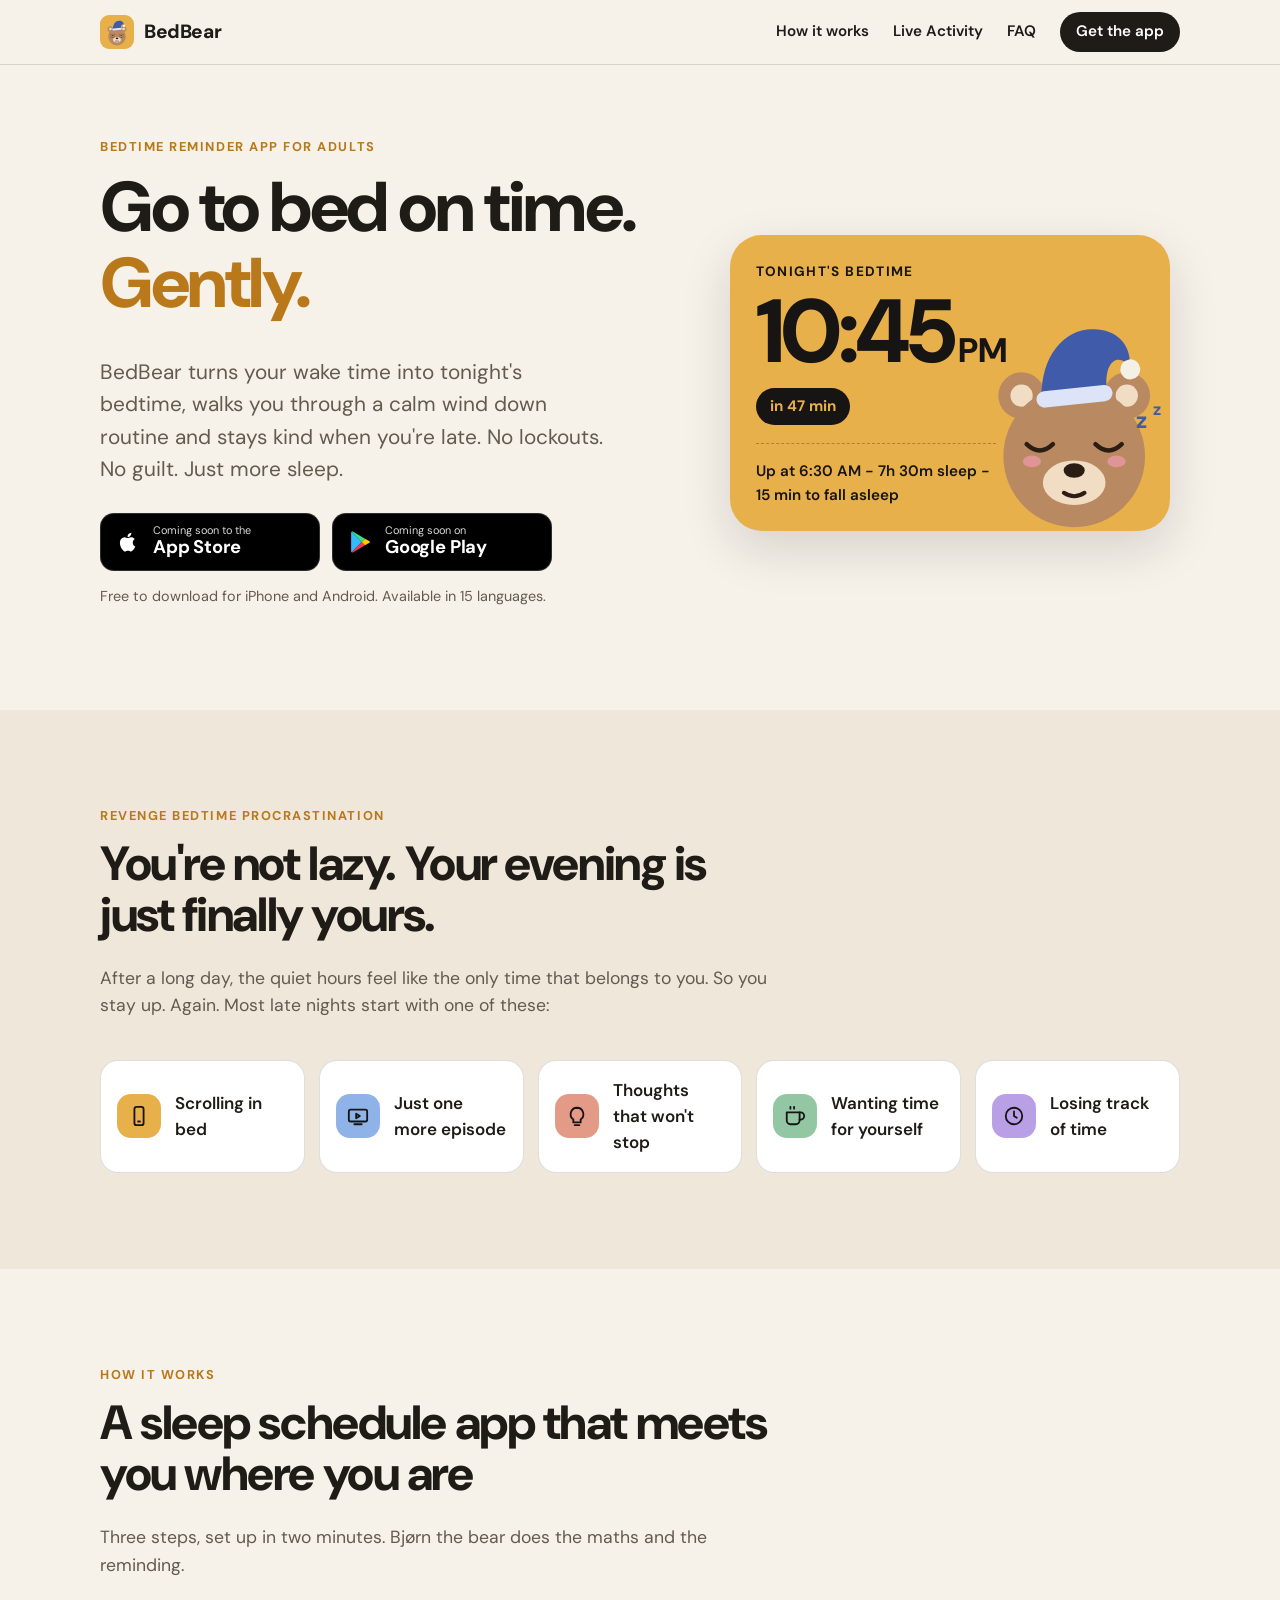
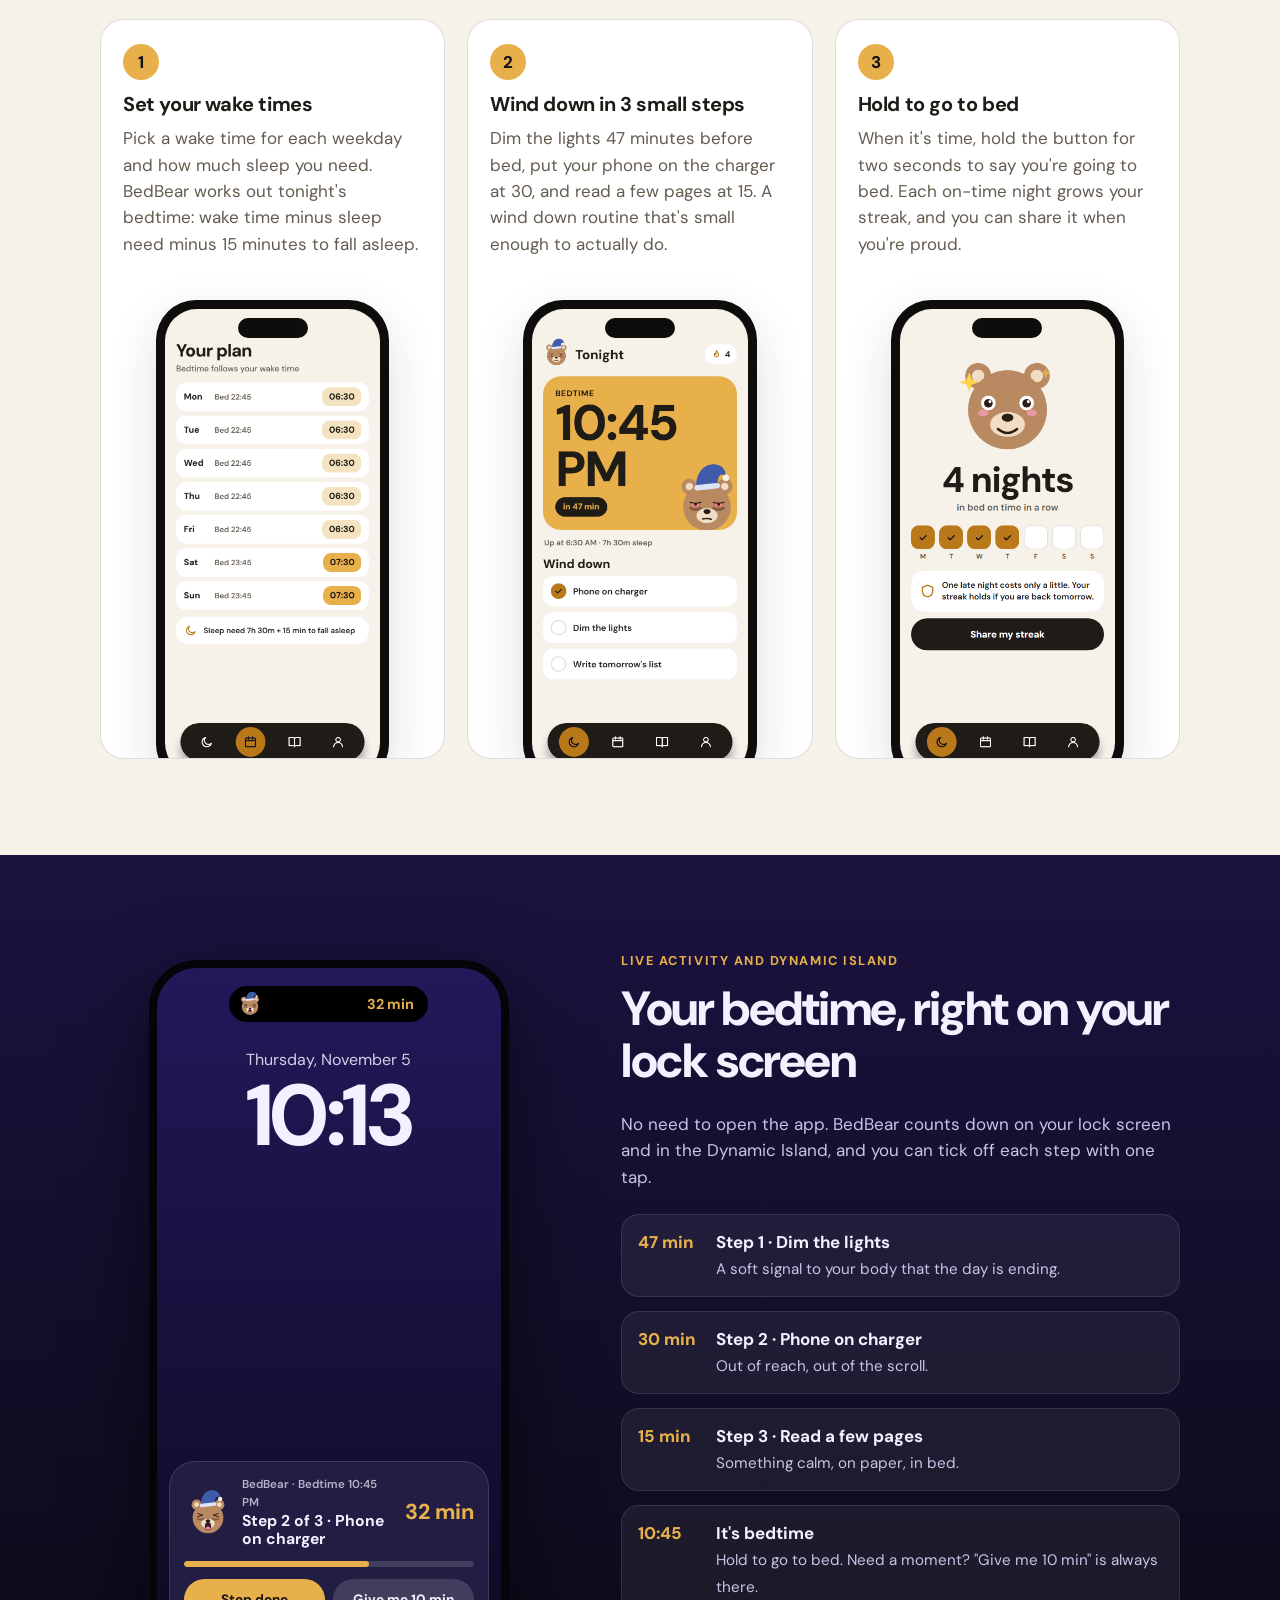
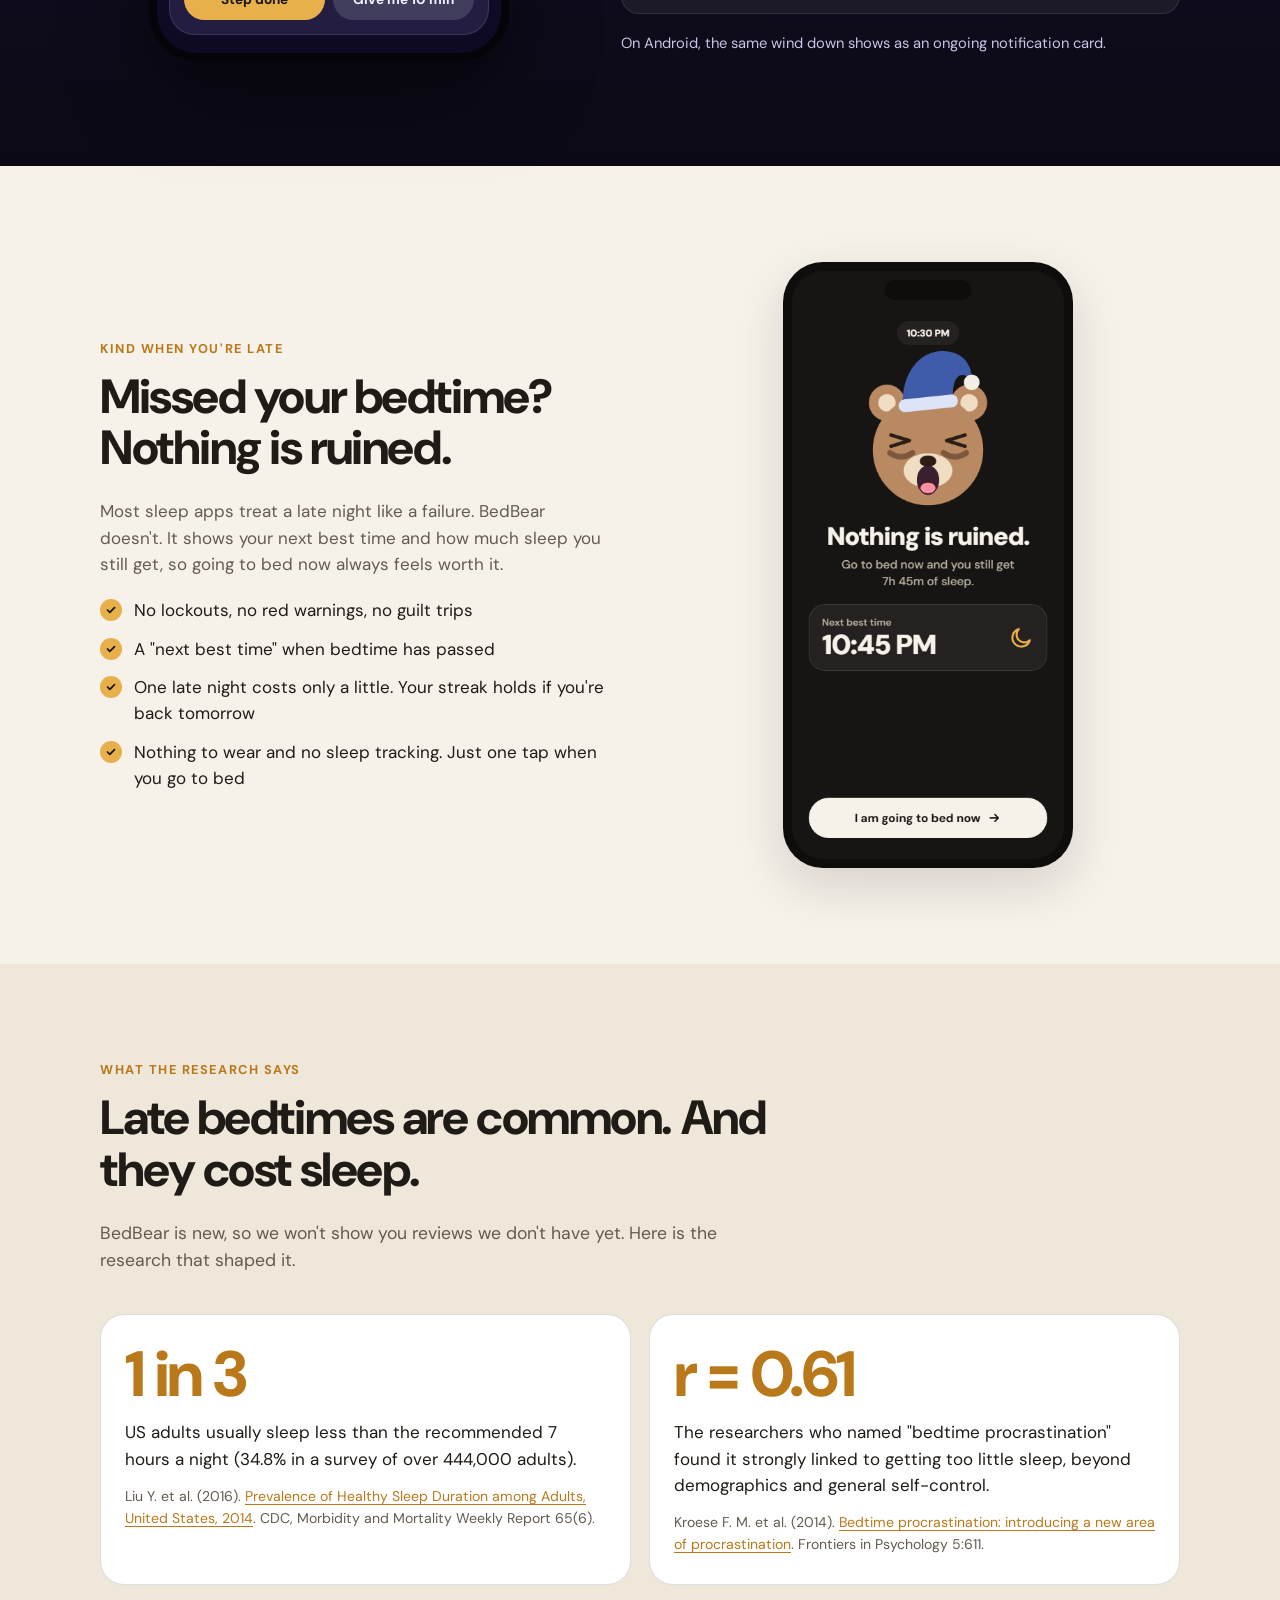
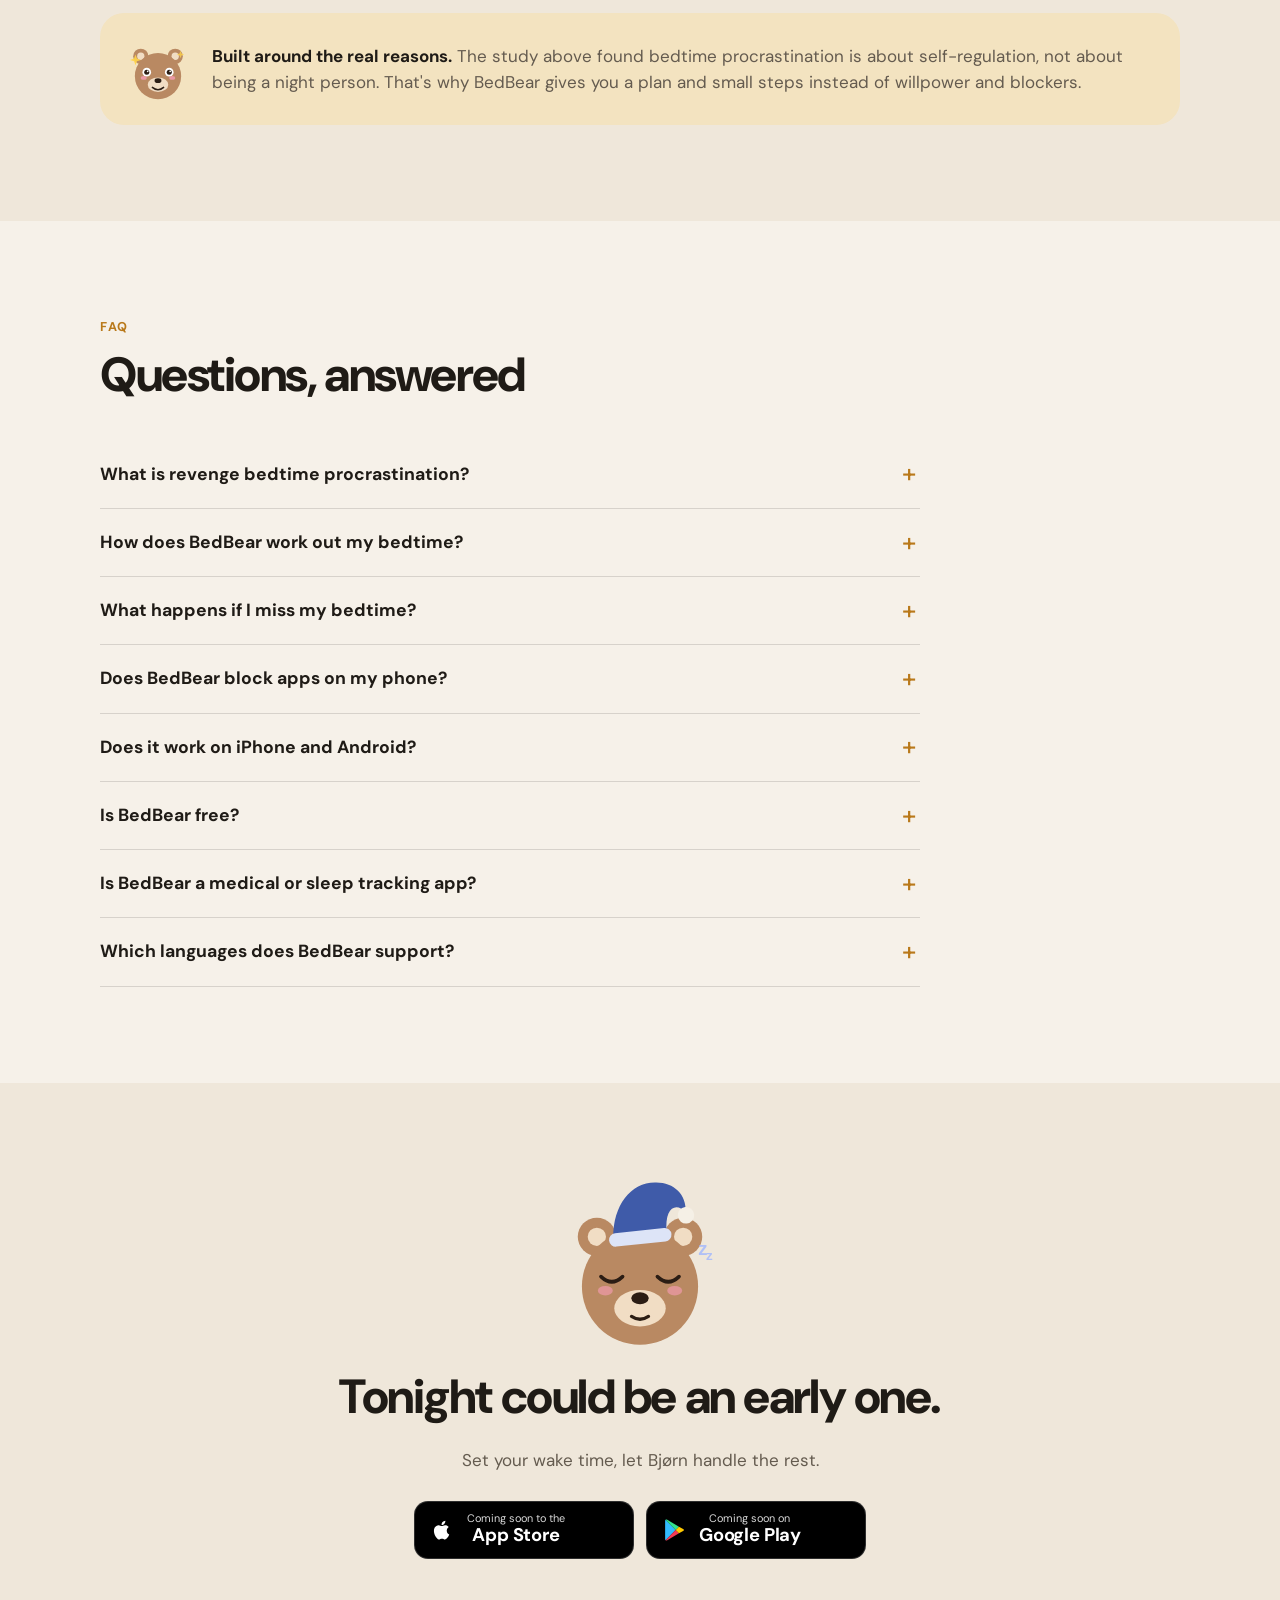
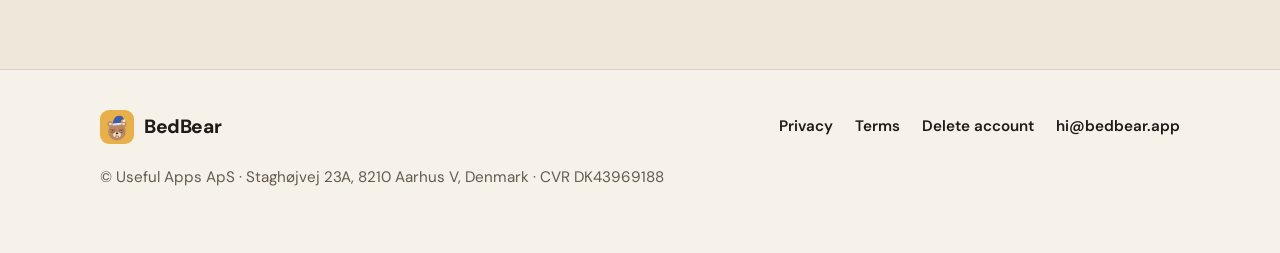
<file: index.html>
<!doctype html>
<html lang="en" class="no-js">
<head>
<meta charset="utf-8">
<meta name="viewport" content="width=device-width, initial-scale=1">
<title>BedBear: Bedtime Reminder App to Go to Bed on Time</title>
<meta name="description" content="BedBear is a gentle bedtime reminder app for adults who stay up too late. Get a bedtime from your wake time, a 3-step wind down routine and a Live Activity on your lock screen. Stop revenge bedtime procrastination.">
<link rel="canonical" href="https://bedbear.app/">
<meta name="theme-color" content="#F6F1E9" media="(prefers-color-scheme: light)">
<meta name="theme-color" content="#171513" media="(prefers-color-scheme: dark)">
<meta name="color-scheme" content="light dark">
<link rel="icon" href="/favicon.svg" type="image/svg+xml">
<link rel="icon" href="/favicon-32.png" sizes="32x32" type="image/png">
<link rel="apple-touch-icon" href="/apple-touch-icon.png">

<meta property="og:type" content="website">
<meta property="og:site_name" content="BedBear">
<meta property="og:url" content="https://bedbear.app/">
<meta property="og:title" content="BedBear: go to bed on time, gently">
<meta property="og:description" content="A kind bedtime app for adults who stay up too late. Your bedtime from your wake time, a 3-step wind down and a Live Activity on your lock screen.">
<meta property="og:image" content="https://bedbear.app/og-image.png">
<meta property="og:image:width" content="1200">
<meta property="og:image:height" content="630">
<meta property="og:image:alt" content="BedBear: tonight's bedtime 10:45 PM with Bjørn the bear in a nightcap">
<meta name="twitter:card" content="summary_large_image">
<meta name="twitter:title" content="BedBear: go to bed on time, gently">
<meta name="twitter:description" content="A kind bedtime app for adults who stay up too late. Stop revenge bedtime procrastination.">
<meta name="twitter:image" content="https://bedbear.app/og-image.png">

<link rel="preconnect" href="https://fonts.googleapis.com">
<link rel="preconnect" href="https://fonts.gstatic.com" crossorigin>
<link href="https://fonts.googleapis.com/css2?family=DM+Sans:opsz,wght@9..40,400;9..40,500;9..40,600;9..40,700;9..40,800&display=swap" rel="stylesheet">
<link rel="stylesheet" href="/assets/site.css">

<script type="application/ld+json">
{
  "@context": "https://schema.org",
  "@type": "MobileApplication",
  "name": "Go To Bed: BedBear",
  "alternateName": "BedBear",
  "url": "https://bedbear.app/",
  "description": "A gentle bedtime reminder app for adults who go to bed too late. BedBear calculates tonight's bedtime from your wake time and sleep need, guides a 3-step wind down routine, shows a Live Activity on the lock screen and tracks on-time streaks.",
  "operatingSystem": "iOS, Android",
  "applicationCategory": "HealthApplication",
  "inLanguage": ["en","da","de","es","fr","it","nl","pt","sv","nb","fi","pl","cs","ro","tr"],
  "image": "https://bedbear.app/assets/img/app-icon-1024.png",
  "offers": {
    "@type": "Offer",
    "price": "0",
    "priceCurrency": "USD",
    "description": "Free to download. BedBear Pro is an optional subscription."
  },
  "publisher": {
    "@type": "Organization",
    "name": "Useful Apps ApS",
    "email": "hi@bedbear.app",
    "vatID": "DK43969188",
    "address": {
      "@type": "PostalAddress",
      "streetAddress": "Staghøjvej 23A",
      "postalCode": "8210",
      "addressLocality": "Aarhus V",
      "addressCountry": "DK"
    }
  }
}
</script>
<script type="application/ld+json">
{
  "@context": "https://schema.org",
  "@type": "FAQPage",
  "mainEntity": [
    {"@type": "Question", "name": "What is revenge bedtime procrastination?", "acceptedAnswer": {"@type": "Answer", "text": "It is staying up later than you meant to, with no outside reason, often to win back some time for yourself after a full day. Researchers call it bedtime procrastination. Scrolling, one more episode, racing thoughts and simply losing track of time are the usual reasons."}},
    {"@type": "Question", "name": "How does BedBear work out my bedtime?", "acceptedAnswer": {"@type": "Answer", "text": "You set your wake time for each weekday and how much sleep you need. BedBear subtracts your sleep need and 15 minutes to fall asleep. Up at 6:30 AM with 7h 30m of sleep need gives a bedtime of 10:45 PM."}},
    {"@type": "Question", "name": "What happens if I miss my bedtime?", "acceptedAnswer": {"@type": "Answer", "text": "Nothing is ruined. BedBear never locks you out or shames you. It shows your next best time and how much sleep you still get. One late night costs only a little, and your streak holds if you are back on time the next night."}},
    {"@type": "Question", "name": "Does BedBear block apps on my phone?", "acceptedAnswer": {"@type": "Answer", "text": "No. Hard limits and app blockers are easy to switch off, and they often feel like punishment. BedBear uses a short wind down routine and timely, gentle nudges instead."}},
    {"@type": "Question", "name": "Does it work on iPhone and Android?", "acceptedAnswer": {"@type": "Answer", "text": "Yes. On iPhone, BedBear shows a Live Activity on the lock screen and in the Dynamic Island on supported models. On Android, the same wind down appears as an ongoing notification card."}},
    {"@type": "Question", "name": "Is BedBear free?", "acceptedAnswer": {"@type": "Answer", "text": "BedBear is free to download. BedBear Pro is an optional monthly or yearly subscription, and the yearly plan starts with a 7-day free trial. Payment is handled by the App Store or Google Play, and you can cancel any time in your store settings."}},
    {"@type": "Question", "name": "Is BedBear a medical or sleep tracking app?", "acceptedAnswer": {"@type": "Answer", "text": "No. BedBear helps you build a habit of going to bed on time. It does not diagnose or treat sleep disorders and is not medical advice. If you have ongoing trouble sleeping, talk to a doctor."}},
    {"@type": "Question", "name": "Which languages does BedBear support?", "acceptedAnswer": {"@type": "Answer", "text": "BedBear is available in 15 languages, with English as the default."}}
  ]
}
</script>
</head>
<body>
<a class="skip" href="#main">Skip to content</a>

<header class="site-header">
  <div class="wrap">
    <a class="brand" href="/" aria-label="BedBear home">
      <img src="/assets/img/app-icon.svg" alt="" width="34" height="34">
      BedBear
    </a>
    <nav class="nav" aria-label="Main">
      <a class="nav-link" href="#how-it-works">How it works</a>
      <a class="nav-link" href="#live-activity">Live Activity</a>
      <a class="nav-link" href="#faq">FAQ</a>
      <a class="btn btn-sm nav-cta" href="#download">Get the app</a>
    </nav>
  </div>
</header>

<main id="main">

  <!-- Hero -->
  <section class="hero" aria-labelledby="hero-title">
    <div class="wrap">
      <div>
        <span class="eyebrow">Bedtime reminder app for adults</span>
        <h1 id="hero-title">Go to bed on time. <span class="hl">Gently.</span></h1>
        <p class="lede">BedBear turns your wake time into tonight's bedtime, walks you through a calm wind down routine and stays kind when you're late. No lockouts. No guilt. Just more sleep.</p>
        <div class="badges" id="download-hero">
          <a class="badge" href="#" aria-disabled="true" aria-label="Download on the App Store, coming soon">
            <svg viewBox="0 0 24 24" fill="currentColor" aria-hidden="true"><path d="M16.37 12.6c-.02-2.2 1.8-3.26 1.88-3.31-1.03-1.5-2.62-1.7-3.18-1.73-1.35-.14-2.64.8-3.33.8-.69 0-1.74-.78-2.86-.76-1.47.02-2.83.86-3.59 2.17-1.53 2.66-.39 6.6 1.1 8.75.73 1.05 1.6 2.24 2.73 2.2 1.1-.05 1.51-.71 2.84-.71 1.32 0 1.7.71 2.86.69 1.18-.02 1.93-1.07 2.65-2.13.84-1.22 1.18-2.4 1.2-2.46-.03-.01-2.3-.88-2.32-3.5zM14.2 6.13c.6-.73 1.01-1.75.9-2.76-.87.04-1.92.58-2.54 1.31-.56.64-1.05 1.68-.92 2.67.97.08 1.96-.49 2.56-1.22z"/></svg>
            <span><small>Coming soon to the</small><strong>App Store</strong></span>
          </a>
          <a class="badge" href="#" aria-disabled="true" aria-label="Get it on Google Play, coming soon">
            <svg viewBox="0 0 24 24" aria-hidden="true"><path d="M4.2 2.6c-.25.26-.4.67-.4 1.2v16.4c0 .53.15.94.4 1.2l9.3-9.4z" fill="#32BBFF"/><path d="M16.6 15.1l-3.1-3.1-9.3 9.4c.35.37.92.41 1.57.05z" fill="#F33A55"/><path d="M16.6 8.9L5.77 2.55c-.65-.37-1.22-.32-1.57.05l9.3 9.4z" fill="#33E28C"/><path d="M20.4 11.05l-3.8-2.15-3.1 3.1 3.1 3.1 3.8-2.15c1.08-.62 1.08-1.28 0-1.9z" fill="#FFC900"/></svg>
            <span><small>Coming soon on</small><strong>Google Play</strong></span>
          </a>
        </div>
        <p class="fineprint">Free to download for iPhone and Android. Available in 15 languages.</p>
      </div>

      <div class="hero-visual">
        <div class="bedtime-card" role="img" aria-label="Example: up at 6:30 AM with 7 hours 30 minutes of sleep need gives a bedtime of 10:45 PM">
          <div class="label">Tonight's bedtime</div>
          <div class="time">10:45<span>PM</span></div>
          <span class="pill">in 47 min</span>
          <p class="calc">Up at 6:30 AM − 7h 30m sleep − 15 min to fall asleep</p>
          <svg class="bear breathe" viewBox="0 0 100 100" aria-hidden="true" style="overflow:visible"><circle cx="24" cy="26" r="11.5" fill="#B98962"/><circle cx="76" cy="26" r="11.5" fill="#B98962"/><circle cx="24" cy="26" r="5.5" fill="#F1DDC4"/><circle cx="76" cy="26" r="5.5" fill="#F1DDC4"/><circle cx="50" cy="56" r="35" fill="#B98962"/><ellipse cx="50" cy="69" rx="15.5" ry="11" fill="#F1DDC4"/><ellipse cx="50" cy="63" rx="5.2" ry="3.6" fill="#2B1D14"/><path d="M26.5 50.0 Q33.0 56.2 39.5 50.0" stroke="#2B1D14" stroke-width="2.2" fill="none" stroke-linecap="round"/><path d="M60.5 50.0 Q67.0 56.2 73.5 50.0" stroke="#2B1D14" stroke-width="2.2" fill="none" stroke-linecap="round"/><ellipse cx="29.1" cy="58.5" rx="4.5" ry="2.9" fill="#FF9FC0" opacity=".55"/><ellipse cx="70.9" cy="58.5" rx="4.5" ry="2.9" fill="#FF9FC0" opacity=".55"/><path d="M44.9 74.0 Q50.0 77.4 55.1 74.0" stroke="#2B1D14" stroke-width="2" fill="none" stroke-linecap="round"/><text class="zz" x="80.6" y="42.2" font-size="11" font-weight="800" fill="#3F5BA9" font-family="DM Sans, sans-serif">z</text><text class="zz" style="animation-delay:1.1s" x="89.1" y="35.7" font-size="8" font-weight="800" fill="#3F5BA9" font-family="DM Sans, sans-serif">z</text><g transform="translate(50 25) rotate(-6) scale(0.9)"><path d="M-18 0 C-16 -22 -2 -36 14 -34 C26 -33 34 -24 32 -12 C26 -20 18 -16 18 0 Z" fill="#3F5BA9"/><rect x="-21" y="-3" width="42" height="9" rx="4.5" fill="#DDE4F7"/><circle cx="32" cy="-10" r="5.5" fill="#F5F0E6"/></g></svg>
        </div>
      </div>
    </div>
  </section>

  <!-- Problem -->
  <section class="alt" aria-labelledby="why-title">
    <div class="wrap">
      <div class="section-head reveal">
        <span class="eyebrow">Revenge bedtime procrastination</span>
        <h2 id="why-title">You're not lazy. Your evening is just finally yours.</h2>
        <p>After a long day, the quiet hours feel like the only time that belongs to you. So you stay up. Again. Most late nights start with one of these:</p>
      </div>
      <div class="reasons reveal">
        <div class="reason"><span class="ico" style="background:#E8B04A"><svg viewBox="0 0 24 24" fill="none" stroke="currentColor" stroke-width="2" stroke-linecap="round" stroke-linejoin="round" aria-hidden="true"><rect x="7" y="2" width="10" height="20" rx="2.5"/><path d="M11 18h2"/></svg></span>Scrolling in bed</div>
        <div class="reason"><span class="ico" style="background:#8FB3E8"><svg viewBox="0 0 24 24" fill="none" stroke="currentColor" stroke-width="2" stroke-linecap="round" stroke-linejoin="round" aria-hidden="true"><rect x="2" y="5" width="20" height="13" rx="2"/><path d="M8 21h8M10 9.5v5l4-2.5z"/></svg></span>Just one more episode</div>
        <div class="reason"><span class="ico" style="background:#E39A86"><svg viewBox="0 0 24 24" fill="none" stroke="currentColor" stroke-width="2" stroke-linecap="round" stroke-linejoin="round" aria-hidden="true"><path d="M12 3a7 7 0 0 0-4 12.7V19h8v-3.3A7 7 0 0 0 12 3z"/><path d="M9.5 22h5"/></svg></span>Thoughts that won't stop</div>
        <div class="reason"><span class="ico" style="background:#93C7A3"><svg viewBox="0 0 24 24" fill="none" stroke="currentColor" stroke-width="2" stroke-linecap="round" stroke-linejoin="round" aria-hidden="true"><path d="M17 8h1a4 4 0 0 1 0 8h-1"/><path d="M3 8h14v9a4 4 0 0 1-4 4H7a4 4 0 0 1-4-4z"/><path d="M7 2v2M11 2v2"/></svg></span>Wanting time for yourself</div>
        <div class="reason"><span class="ico" style="background:#B9A0E6"><svg viewBox="0 0 24 24" fill="none" stroke="currentColor" stroke-width="2" stroke-linecap="round" stroke-linejoin="round" aria-hidden="true"><circle cx="12" cy="12" r="9"/><path d="M12 7v5l3 2"/></svg></span>Losing track of time</div>
      </div>
    </div>
  </section>

  <!-- How it works -->
  <section id="how-it-works" aria-labelledby="how-title">
    <div class="wrap">
      <div class="section-head reveal">
        <span class="eyebrow">How it works</span>
        <h2 id="how-title">A sleep schedule app that meets you where you are</h2>
        <p>Three steps, set up in two minutes. Bjørn the bear does the maths and the reminding.</p>
      </div>
      <div class="steps">
        <article class="step reveal">
          <span class="num">1</span>
          <h3>Set your wake times</h3>
          <p>Pick a wake time for each weekday and how much sleep you need. BedBear works out tonight's bedtime: wake time minus sleep need minus 15 minutes to fall asleep.</p>
          <div class="phone"><img src="/assets/screens/plan.png" alt="BedBear plan screen: a wake time and bedtime for each weekday" width="390" height="844" loading="lazy"></div>
        </article>
        <article class="step reveal">
          <span class="num">2</span>
          <h3>Wind down in 3 small steps</h3>
          <p>Dim the lights 47 minutes before bed, put your phone on the charger at 30, and read a few pages at 15. A wind down routine that's small enough to actually do.</p>
          <div class="phone"><img src="/assets/screens/tonight.png" alt="BedBear Tonight screen: bedtime 10:45 PM and the wind down checklist" width="390" height="844" loading="lazy"></div>
        </article>
        <article class="step reveal">
          <span class="num">3</span>
          <h3>Hold to go to bed</h3>
          <p>When it's time, hold the button for two seconds to say you're going to bed. Each on-time night grows your streak, and you can share it when you're proud.</p>
          <div class="phone"><img src="/assets/screens/streak.png" alt="BedBear streak screen: 4 nights in bed on time in a row" width="390" height="844" loading="lazy"></div>
        </article>
      </div>
    </div>
  </section>

  <!-- Live Activity -->
  <section id="live-activity" class="la" aria-labelledby="la-title">
    <div class="wrap la-grid">
      <div class="lock reveal" role="img" aria-label="iPhone lock screen with the BedBear Live Activity: step 2 of 3, phone on charger, 32 minutes to bedtime">
        <div class="island"><img src="/assets/img/bjorn-yawn.svg" alt=""><span>32 min</span></div>
        <div class="date">Thursday, November 5</div>
        <div class="clock">10:13</div>
        <div class="la-card">
          <div class="row">
            <img src="/assets/img/bjorn-yawn.svg" alt="">
            <div>
              <div class="meta">BedBear · Bedtime 10:45 PM</div>
              <div class="title">Step 2 of 3 · Phone on charger</div>
            </div>
            <div class="mins">32 min</div>
          </div>
          <div class="bar"><i></i></div>
          <div class="btns"><span>Step done</span><span>Give me 10 min</span></div>
        </div>
      </div>
      <div class="reveal">
        <span class="eyebrow">Live Activity and Dynamic Island</span>
        <h2 id="la-title">Your bedtime, right on your lock screen</h2>
        <p class="muted" style="color:#C9C4E6">No need to open the app. BedBear counts down on your lock screen and in the Dynamic Island, and you can tick off each step with one tap.</p>
        <ul class="la-list">
          <li><span class="t">47 min</span><div><strong>Step 1 · Dim the lights</strong><span class="d">A soft signal to your body that the day is ending.</span></div></li>
          <li><span class="t">30 min</span><div><strong>Step 2 · Phone on charger</strong><span class="d">Out of reach, out of the scroll.</span></div></li>
          <li><span class="t">15 min</span><div><strong>Step 3 · Read a few pages</strong><span class="d">Something calm, on paper, in bed.</span></div></li>
          <li><span class="t">10:45</span><div><strong>It's bedtime</strong><span class="d">Hold to go to bed. Need a moment? "Give me 10 min" is always there.</span></div></li>
        </ul>
        <p class="note">On Android, the same wind down shows as an ongoing notification card.</p>
      </div>
    </div>
  </section>

  <!-- Gentle late -->
  <section aria-labelledby="late-title">
    <div class="wrap split rev">
      <div class="reveal">
        <div class="phone"><img src="/assets/screens/gentle-late.png" alt="BedBear gentle late night screen: Nothing is ruined. Next best time 10:45 PM" width="390" height="844" loading="lazy"></div>
      </div>
      <div class="reveal">
        <span class="eyebrow">Kind when you're late</span>
        <h2 id="late-title">Missed your bedtime? Nothing is ruined.</h2>
        <p class="muted">Most sleep apps treat a late night like a failure. BedBear doesn't. It shows your next best time and how much sleep you still get, so going to bed now always feels worth it.</p>
        <ul class="checks">
          <li>No lockouts, no red warnings, no guilt trips</li>
          <li>A "next best time" when bedtime has passed</li>
          <li>One late night costs only a little. Your streak holds if you're back tomorrow</li>
          <li>Nothing to wear and no sleep tracking. Just one tap when you go to bed</li>
        </ul>
      </div>
    </div>
  </section>

  <!-- Proof -->
  <section class="alt" aria-labelledby="proof-title">
    <div class="wrap">
      <div class="section-head reveal">
        <span class="eyebrow">What the research says</span>
        <h2 id="proof-title">Late bedtimes are common. And they cost sleep.</h2>
        <p>BedBear is new, so we won't show you reviews we don't have yet. Here is the research that shaped it.</p>
      </div>
      <div class="stats">
        <figure class="stat reveal" style="margin:0">
          <div class="big">1 in 3</div>
          <p>US adults usually sleep less than the recommended 7 hours a night (34.8% in a survey of over 444,000 adults).</p>
          <cite>Liu Y. et al. (2016). <a href="https://www.cdc.gov/mmwr/volumes/65/wr/mm6506a1.htm" rel="noopener">Prevalence of Healthy Sleep Duration among Adults, United States, 2014</a>. CDC, Morbidity and Mortality Weekly Report 65(6).</cite>
        </figure>
        <figure class="stat reveal" style="margin:0">
          <div class="big">r = 0.61</div>
          <p>The researchers who named "bedtime procrastination" found it strongly linked to getting too little sleep, beyond demographics and general self-control.</p>
          <cite>Kroese F. M. et al. (2014). <a href="https://www.frontiersin.org/articles/10.3389/fpsyg.2014.00611/full" rel="noopener">Bedtime procrastination: introducing a new area of procrastination</a>. Frontiers in Psychology 5:611.</cite>
        </figure>
      </div>
      <div class="honest reveal">
        <img src="/assets/img/bjorn-fresh.svg" alt="" width="72" height="72">
        <p><strong>Built around the real reasons.</strong> <span class="muted">The study above found bedtime procrastination is about self-regulation, not about being a night person. That's why BedBear gives you a plan and small steps instead of willpower and blockers.</span></p>
      </div>
    </div>
  </section>

  <!-- FAQ -->
  <section id="faq" aria-labelledby="faq-title">
    <div class="wrap">
      <div class="section-head reveal">
        <span class="eyebrow">FAQ</span>
        <h2 id="faq-title">Questions, answered</h2>
      </div>
      <div class="faq reveal">
        <details>
          <summary>What is revenge bedtime procrastination?</summary>
          <div class="a"><p>It's staying up later than you meant to, with no outside reason, often to win back some time for yourself after a full day. Researchers call it bedtime procrastination. Scrolling, one more episode, racing thoughts and simply losing track of time are the usual reasons.</p></div>
        </details>
        <details>
          <summary>How does BedBear work out my bedtime?</summary>
          <div class="a"><p>You set your wake time for each weekday and how much sleep you need. BedBear subtracts your sleep need and 15 minutes to fall asleep. Up at 6:30 AM with 7h 30m of sleep need gives a bedtime of 10:45 PM.</p></div>
        </details>
        <details>
          <summary>What happens if I miss my bedtime?</summary>
          <div class="a"><p>Nothing is ruined. BedBear never locks you out or shames you. It shows your next best time and how much sleep you still get. One late night costs only a little, and your streak holds if you're back on time the next night.</p></div>
        </details>
        <details>
          <summary>Does BedBear block apps on my phone?</summary>
          <div class="a"><p>No. Hard limits and app blockers are easy to switch off, and they often feel like punishment. BedBear uses a short wind down routine and timely, gentle nudges instead.</p></div>
        </details>
        <details>
          <summary>Does it work on iPhone and Android?</summary>
          <div class="a"><p>Yes. On iPhone, BedBear shows a Live Activity on the lock screen and in the Dynamic Island on supported models. On Android, the same wind down appears as an ongoing notification card.</p></div>
        </details>
        <details>
          <summary>Is BedBear free?</summary>
          <div class="a"><p>BedBear is free to download. BedBear Pro is an optional monthly or yearly subscription, and the yearly plan starts with a 7-day free trial. Payment is handled by the App Store or Google Play, and you can cancel any time in your store settings. See our <a href="/terms.html">terms</a>.</p></div>
        </details>
        <details>
          <summary>Is BedBear a medical or sleep tracking app?</summary>
          <div class="a"><p>No. BedBear helps you build a habit of going to bed on time. It does not diagnose or treat sleep disorders and is not medical advice. If you have ongoing trouble sleeping, talk to a doctor.</p></div>
        </details>
        <details>
          <summary>Which languages does BedBear support?</summary>
          <div class="a"><p>BedBear is available in 15 languages, with English as the default.</p></div>
        </details>
      </div>
    </div>
  </section>

  <!-- Final CTA -->
  <section id="download" class="final alt" aria-labelledby="cta-title">
    <div class="wrap reveal">
      <img class="bear-lg" src="/assets/img/bjorn-sleep.svg" alt="Bjørn the bear asleep in his nightcap" width="180" height="180">
      <h2 id="cta-title">Tonight could be an early one.</h2>
      <p class="muted">Set your wake time, let Bjørn handle the rest.</p>
      <div class="badges">
        <a class="badge" href="#" aria-disabled="true" aria-label="Download on the App Store, coming soon">
          <svg viewBox="0 0 24 24" fill="currentColor" aria-hidden="true"><path d="M16.37 12.6c-.02-2.2 1.8-3.26 1.88-3.31-1.03-1.5-2.62-1.7-3.18-1.73-1.35-.14-2.64.8-3.33.8-.69 0-1.74-.78-2.86-.76-1.47.02-2.83.86-3.59 2.17-1.53 2.66-.39 6.6 1.1 8.75.73 1.05 1.6 2.24 2.73 2.2 1.1-.05 1.51-.71 2.84-.71 1.32 0 1.7.71 2.86.69 1.18-.02 1.93-1.07 2.65-2.13.84-1.22 1.18-2.4 1.2-2.46-.03-.01-2.3-.88-2.32-3.5zM14.2 6.13c.6-.73 1.01-1.75.9-2.76-.87.04-1.92.58-2.54 1.31-.56.64-1.05 1.68-.92 2.67.97.08 1.96-.49 2.56-1.22z"/></svg>
          <span><small>Coming soon to the</small><strong>App Store</strong></span>
        </a>
        <a class="badge" href="#" aria-disabled="true" aria-label="Get it on Google Play, coming soon">
          <svg viewBox="0 0 24 24" aria-hidden="true"><path d="M4.2 2.6c-.25.26-.4.67-.4 1.2v16.4c0 .53.15.94.4 1.2l9.3-9.4z" fill="#32BBFF"/><path d="M16.6 15.1l-3.1-3.1-9.3 9.4c.35.37.92.41 1.57.05z" fill="#F33A55"/><path d="M16.6 8.9L5.77 2.55c-.65-.37-1.22-.32-1.57.05l9.3 9.4z" fill="#33E28C"/><path d="M20.4 11.05l-3.8-2.15-3.1 3.1 3.1 3.1 3.8-2.15c1.08-.62 1.08-1.28 0-1.9z" fill="#FFC900"/></svg>
          <span><small>Coming soon on</small><strong>Google Play</strong></span>
        </a>
      </div>
    </div>
  </section>
</main>

<footer class="site-footer">
  <div class="wrap">
    <a class="brand" href="/"><img src="/assets/img/app-icon.svg" alt="" width="34" height="34">BedBear</a>
    <nav aria-label="Footer">
      <a href="/privacy.html">Privacy</a>
      <a href="/terms.html">Terms</a>
      <a href="/delete-account.html">Delete account</a>
      <a href="mailto:hi@bedbear.app">hi@bedbear.app</a>
    </nav>
    <p class="copy">© Useful Apps ApS · Staghøjvej 23A, 8210 Aarhus V, Denmark · CVR DK43969188</p>
  </div>
</footer>

<script>
  document.documentElement.classList.remove('no-js');
  (function () {
    var els = document.querySelectorAll('.reveal');
    var reduce = window.matchMedia('(prefers-reduced-motion: reduce)').matches;
    if (reduce || !('IntersectionObserver' in window)) { els.forEach(function (e) { e.classList.add('in'); }); return; }
    var io = new IntersectionObserver(function (entries) {
      entries.forEach(function (en) { if (en.isIntersecting) { en.target.classList.add('in'); io.unobserve(en.target); } });
    }, { rootMargin: '0px 0px -8% 0px' });
    els.forEach(function (e) { io.observe(e); });
    document.querySelectorAll('.badge[aria-disabled="true"]').forEach(function (b) {
      b.addEventListener('click', function (ev) { ev.preventDefault(); });
    });
  })();
</script>
</body>
</html>
</file>
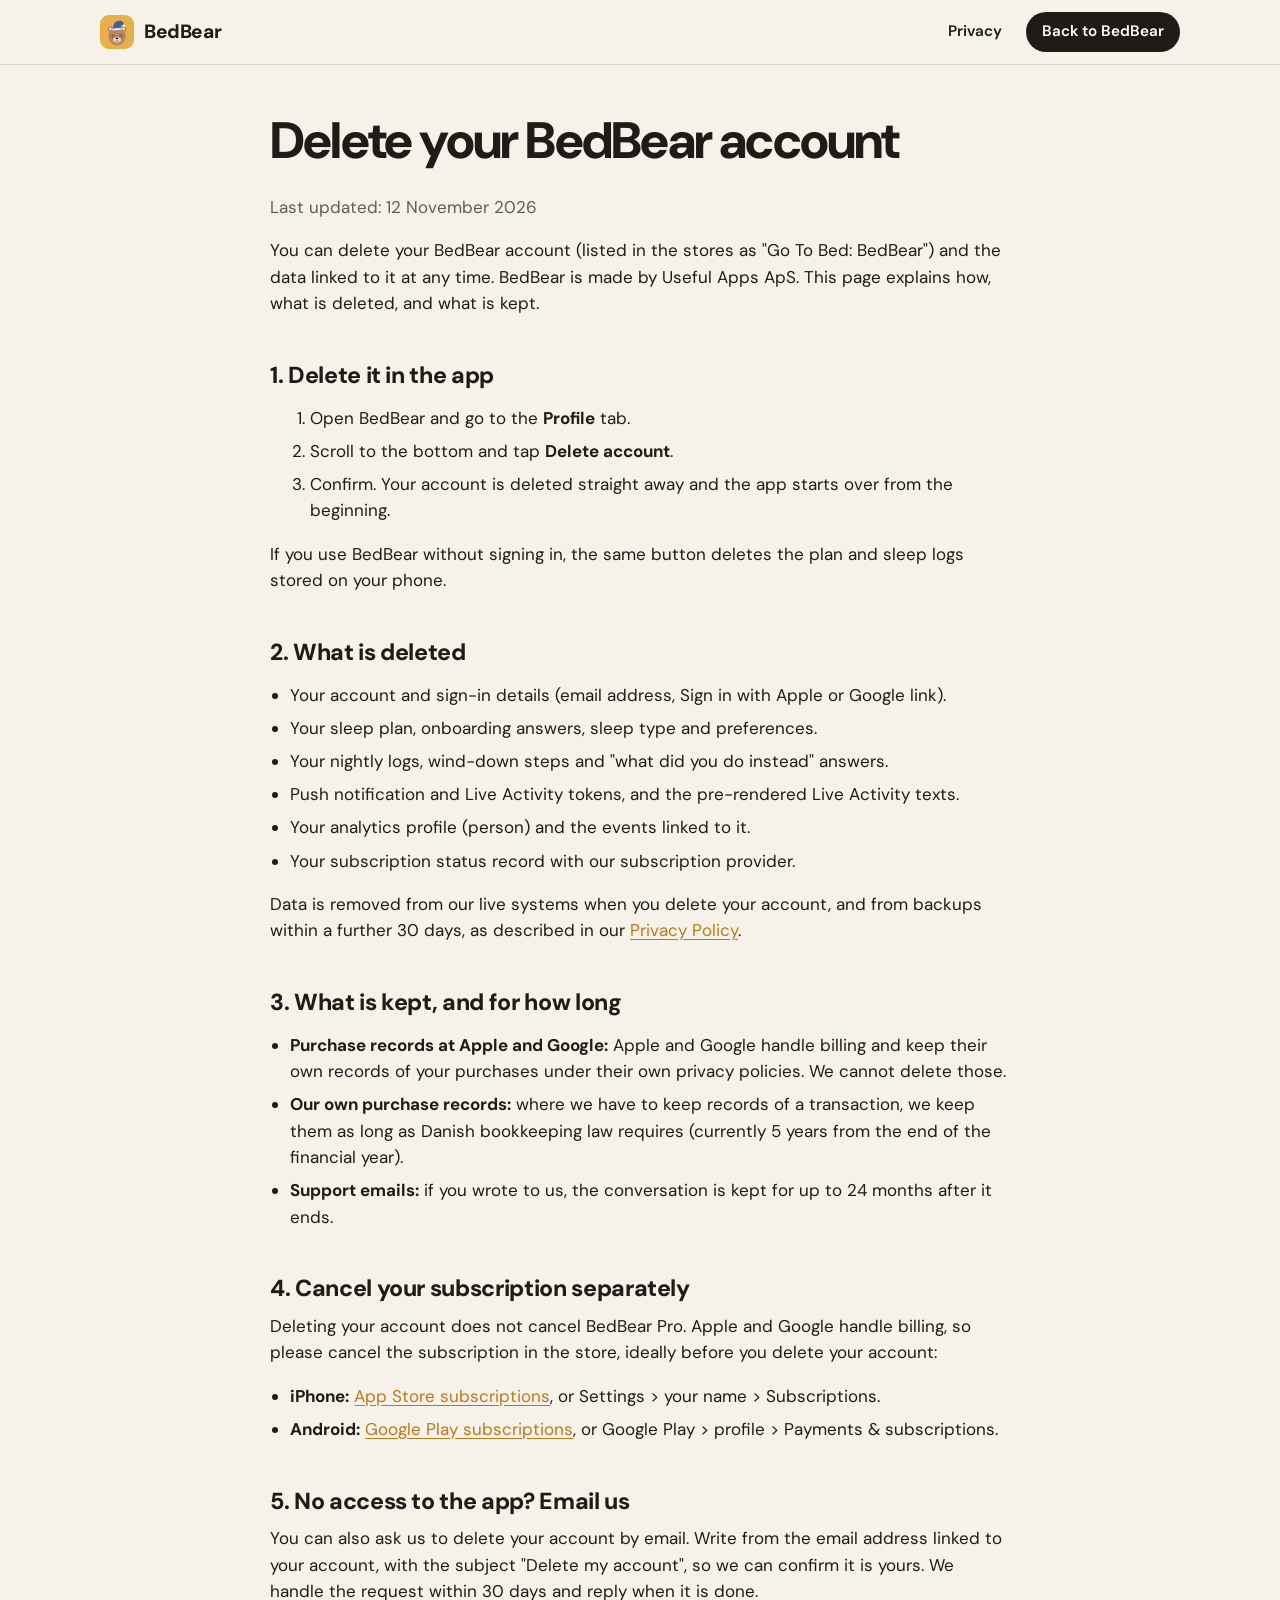
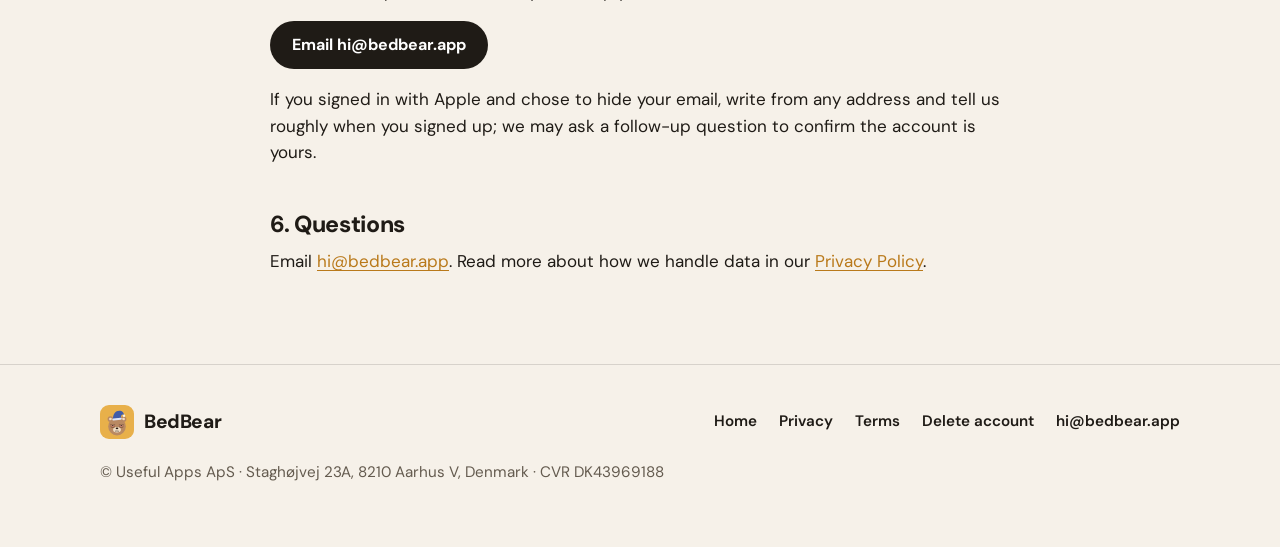
<file: delete-account.html>
<!doctype html>
<html lang="en">
<head>
<meta charset="utf-8">
<meta name="viewport" content="width=device-width, initial-scale=1">
<title>Delete your BedBear account | BedBear</title>
<meta name="description" content="How to delete your BedBear account and data: in the app under Profile, or by email. What is deleted, what is kept and for how long.">
<link rel="canonical" href="https://bedbear.app/delete-account.html">
<meta name="color-scheme" content="light dark">
<meta name="theme-color" content="#F6F1E9" media="(prefers-color-scheme: light)">
<meta name="theme-color" content="#171513" media="(prefers-color-scheme: dark)">
<link rel="icon" href="/favicon.svg" type="image/svg+xml">
<link rel="icon" href="/favicon-32.png" sizes="32x32" type="image/png">
<link rel="apple-touch-icon" href="/apple-touch-icon.png">
<meta property="og:type" content="website">
<meta property="og:title" content="Delete your BedBear account">
<meta property="og:url" content="https://bedbear.app/delete-account.html">
<meta property="og:image" content="https://bedbear.app/og-image.png">
<link rel="preconnect" href="https://fonts.googleapis.com">
<link rel="preconnect" href="https://fonts.gstatic.com" crossorigin>
<link href="https://fonts.googleapis.com/css2?family=DM+Sans:opsz,wght@9..40,400;9..40,500;9..40,600;9..40,700;9..40,800&display=swap" rel="stylesheet">
<link rel="stylesheet" href="/assets/site.css">
</head>
<body>
<a class="skip" href="#main">Skip to content</a>
<header class="site-header">
  <div class="wrap">
    <a class="brand" href="/" aria-label="BedBear home"><img src="/assets/img/app-icon.svg" alt="" width="34" height="34">BedBear</a>
    <nav class="nav" aria-label="Main">
      <a class="nav-link" href="/privacy.html">Privacy</a>
      <a class="btn btn-sm nav-cta" href="/">Back to BedBear</a>
    </nav>
  </div>
</header>

<main id="main" class="legal">
  <div class="wrap">
    <h1>Delete your BedBear account</h1>
    <p class="meta">Last updated: 12 November 2026</p>
    <p>You can delete your BedBear account (listed in the stores as "Go To Bed: BedBear") and the data linked to it at any time. BedBear is made by Useful Apps ApS. This page explains how, what is deleted, and what is kept.</p>

    <h2 id="in-app">1. Delete it in the app</h2>
    <ol>
      <li>Open BedBear and go to the <strong>Profile</strong> tab.</li>
      <li>Scroll to the bottom and tap <strong>Delete account</strong>.</li>
      <li>Confirm. Your account is deleted straight away and the app starts over from the beginning.</li>
    </ol>
    <p>If you use BedBear without signing in, the same button deletes the plan and sleep logs stored on your phone.</p>

    <h2 id="deleted">2. What is deleted</h2>
    <ul>
      <li>Your account and sign-in details (email address, Sign in with Apple or Google link).</li>
      <li>Your sleep plan, onboarding answers, sleep type and preferences.</li>
      <li>Your nightly logs, wind-down steps and "what did you do instead" answers.</li>
      <li>Push notification and Live Activity tokens, and the pre-rendered Live Activity texts.</li>
      <li>Your analytics profile (person) and the events linked to it.</li>
      <li>Your subscription status record with our subscription provider.</li>
    </ul>
    <p>Data is removed from our live systems when you delete your account, and from backups within a further 30 days, as described in our <a href="/privacy.html#retention">Privacy Policy</a>.</p>

    <h2 id="kept">3. What is kept, and for how long</h2>
    <ul>
      <li><strong>Purchase records at Apple and Google:</strong> Apple and Google handle billing and keep their own records of your purchases under their own privacy policies. We cannot delete those.</li>
      <li><strong>Our own purchase records:</strong> where we have to keep records of a transaction, we keep them as long as Danish bookkeeping law requires (currently 5 years from the end of the financial year).</li>
      <li><strong>Support emails:</strong> if you wrote to us, the conversation is kept for up to 24 months after it ends.</li>
    </ul>

    <h2 id="subscription">4. Cancel your subscription separately</h2>
    <p>Deleting your account does not cancel BedBear Pro. Apple and Google handle billing, so please cancel the subscription in the store, ideally before you delete your account:</p>
    <ul>
      <li><strong>iPhone:</strong> <a href="https://apps.apple.com/account/subscriptions" rel="noopener">App Store subscriptions</a>, or Settings &gt; your name &gt; Subscriptions.</li>
      <li><strong>Android:</strong> <a href="https://play.google.com/store/account/subscriptions?package=com.usefulapps.bedbear" rel="noopener">Google Play subscriptions</a>, or Google Play &gt; profile &gt; Payments &amp; subscriptions.</li>
    </ul>

    <h2 id="email">5. No access to the app? Email us</h2>
    <p>You can also ask us to delete your account by email. Write from the email address linked to your account, with the subject "Delete my account", so we can confirm it is yours. We handle the request within 30 days and reply when it is done.</p>
    <p><a class="btn" href="mailto:hi@bedbear.app?subject=Delete%20my%20account">Email hi@bedbear.app</a></p>
    <p>If you signed in with Apple and chose to hide your email, write from any address and tell us roughly when you signed up; we may ask a follow-up question to confirm the account is yours.</p>

    <h2 id="contact">6. Questions</h2>
    <p>Email <a href="mailto:hi@bedbear.app">hi@bedbear.app</a>. Read more about how we handle data in our <a href="/privacy.html">Privacy Policy</a>.</p>
  </div>
</main>

<footer class="site-footer">
  <div class="wrap">
    <a class="brand" href="/"><img src="/assets/img/app-icon.svg" alt="" width="34" height="34">BedBear</a>
    <nav aria-label="Footer">
      <a href="/">Home</a>
      <a href="/privacy.html">Privacy</a>
      <a href="/terms.html">Terms</a>
      <a href="/delete-account.html" aria-current="page">Delete account</a>
      <a href="mailto:hi@bedbear.app">hi@bedbear.app</a>
    </nav>
    <p class="copy">© Useful Apps ApS · Staghøjvej 23A, 8210 Aarhus V, Denmark · CVR DK43969188</p>
  </div>
</footer>
</body>
</html>
</file>
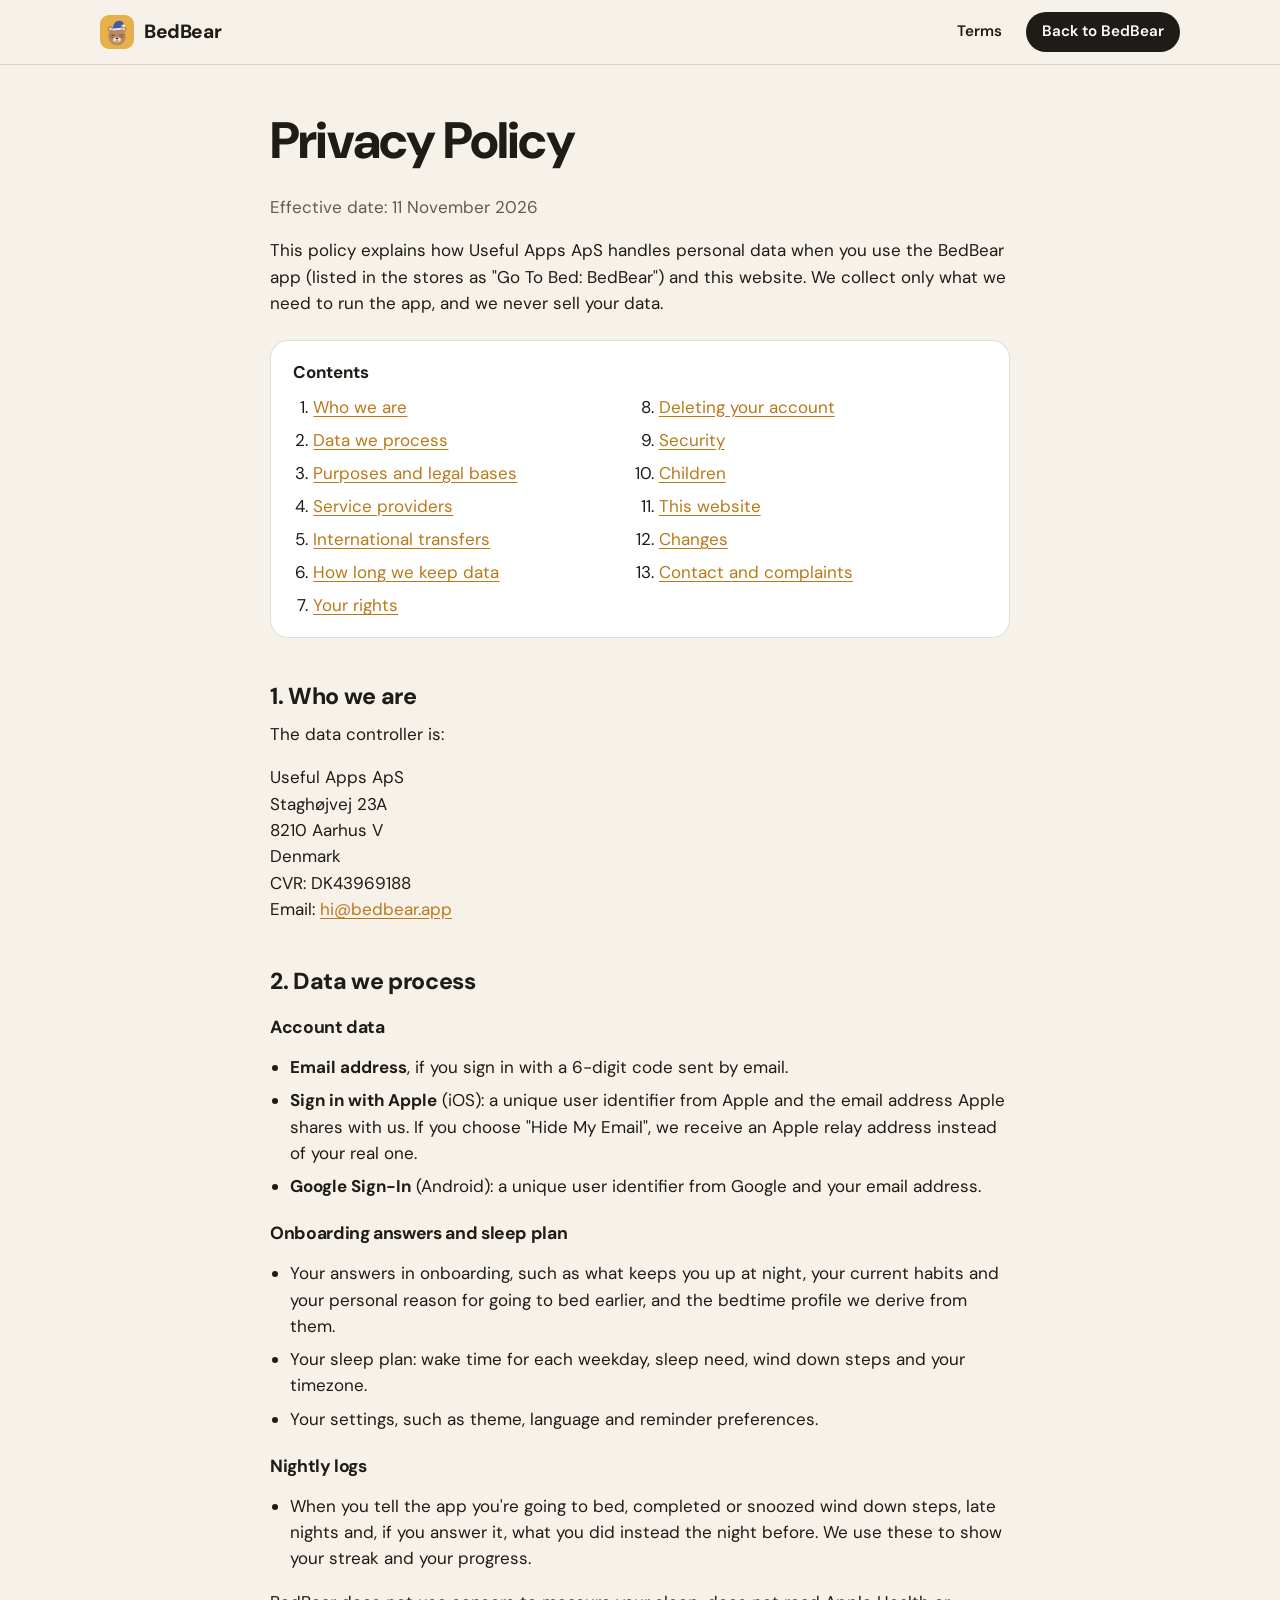
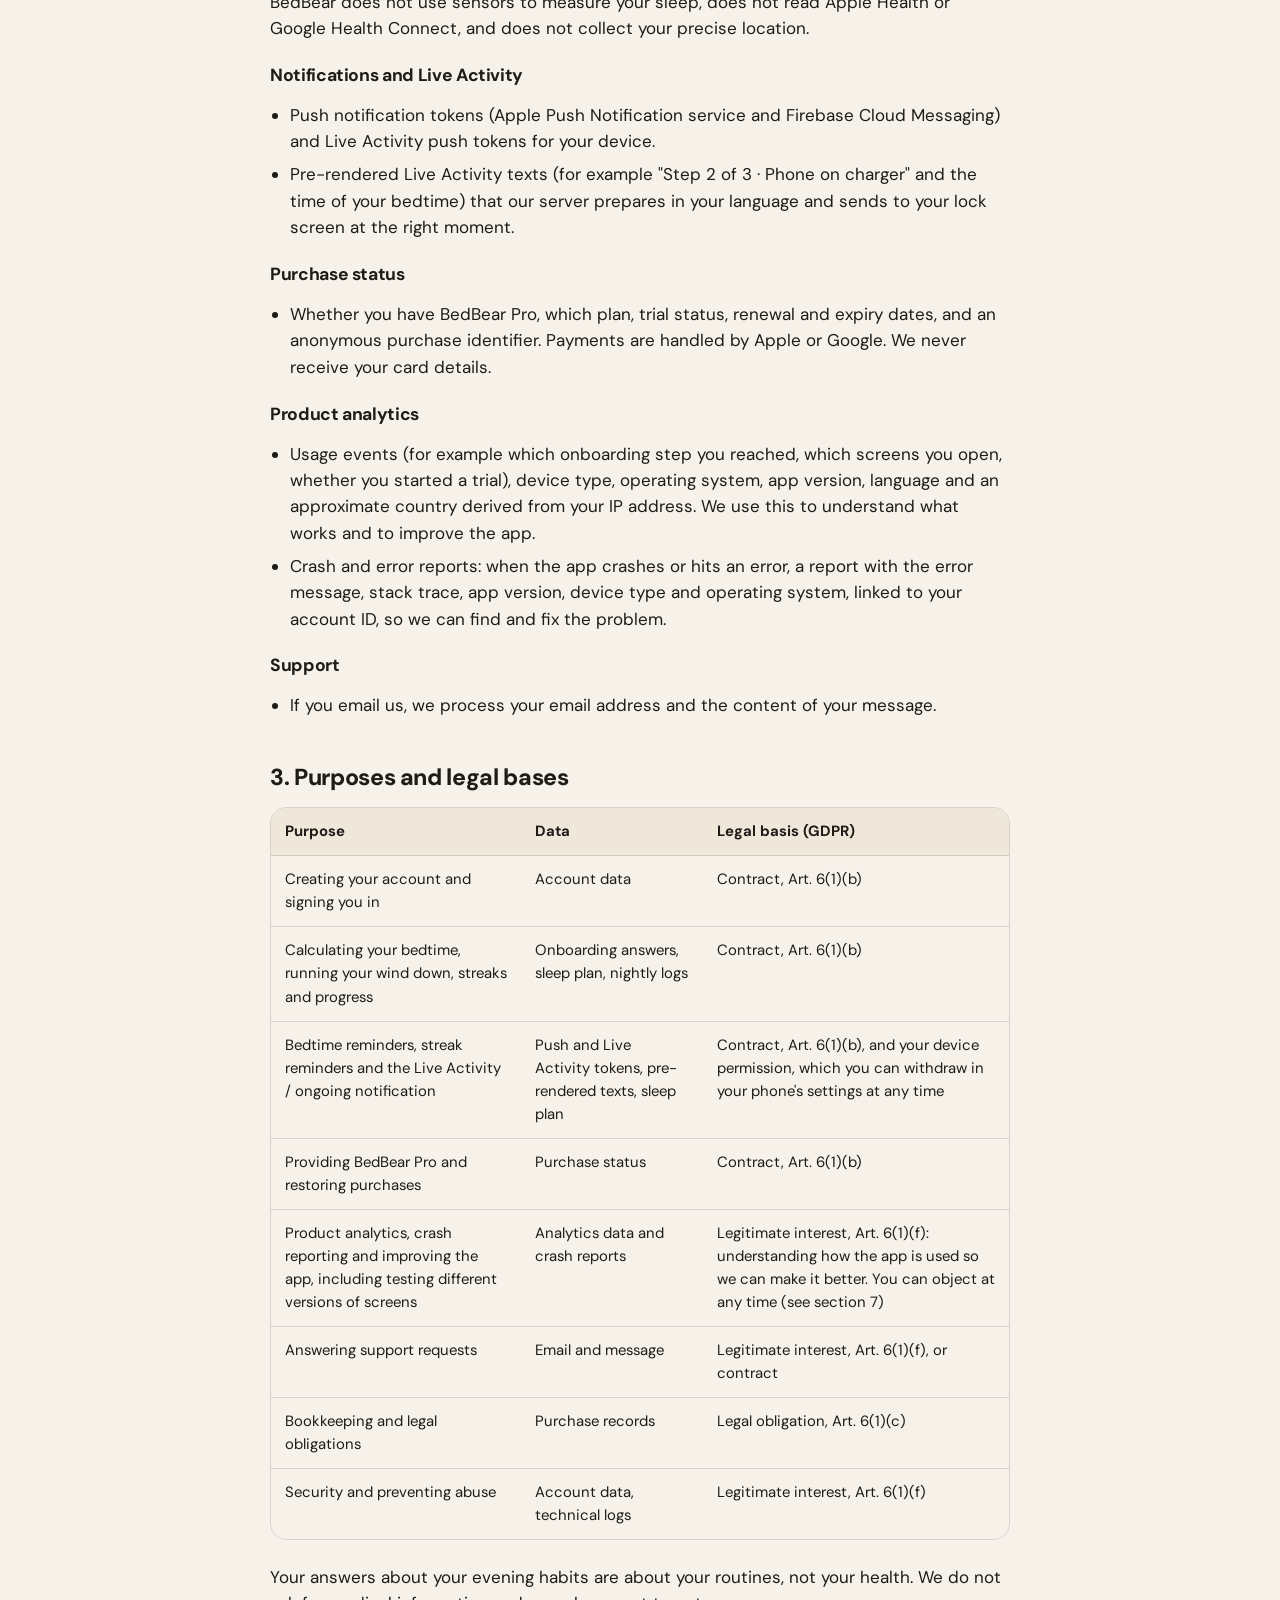
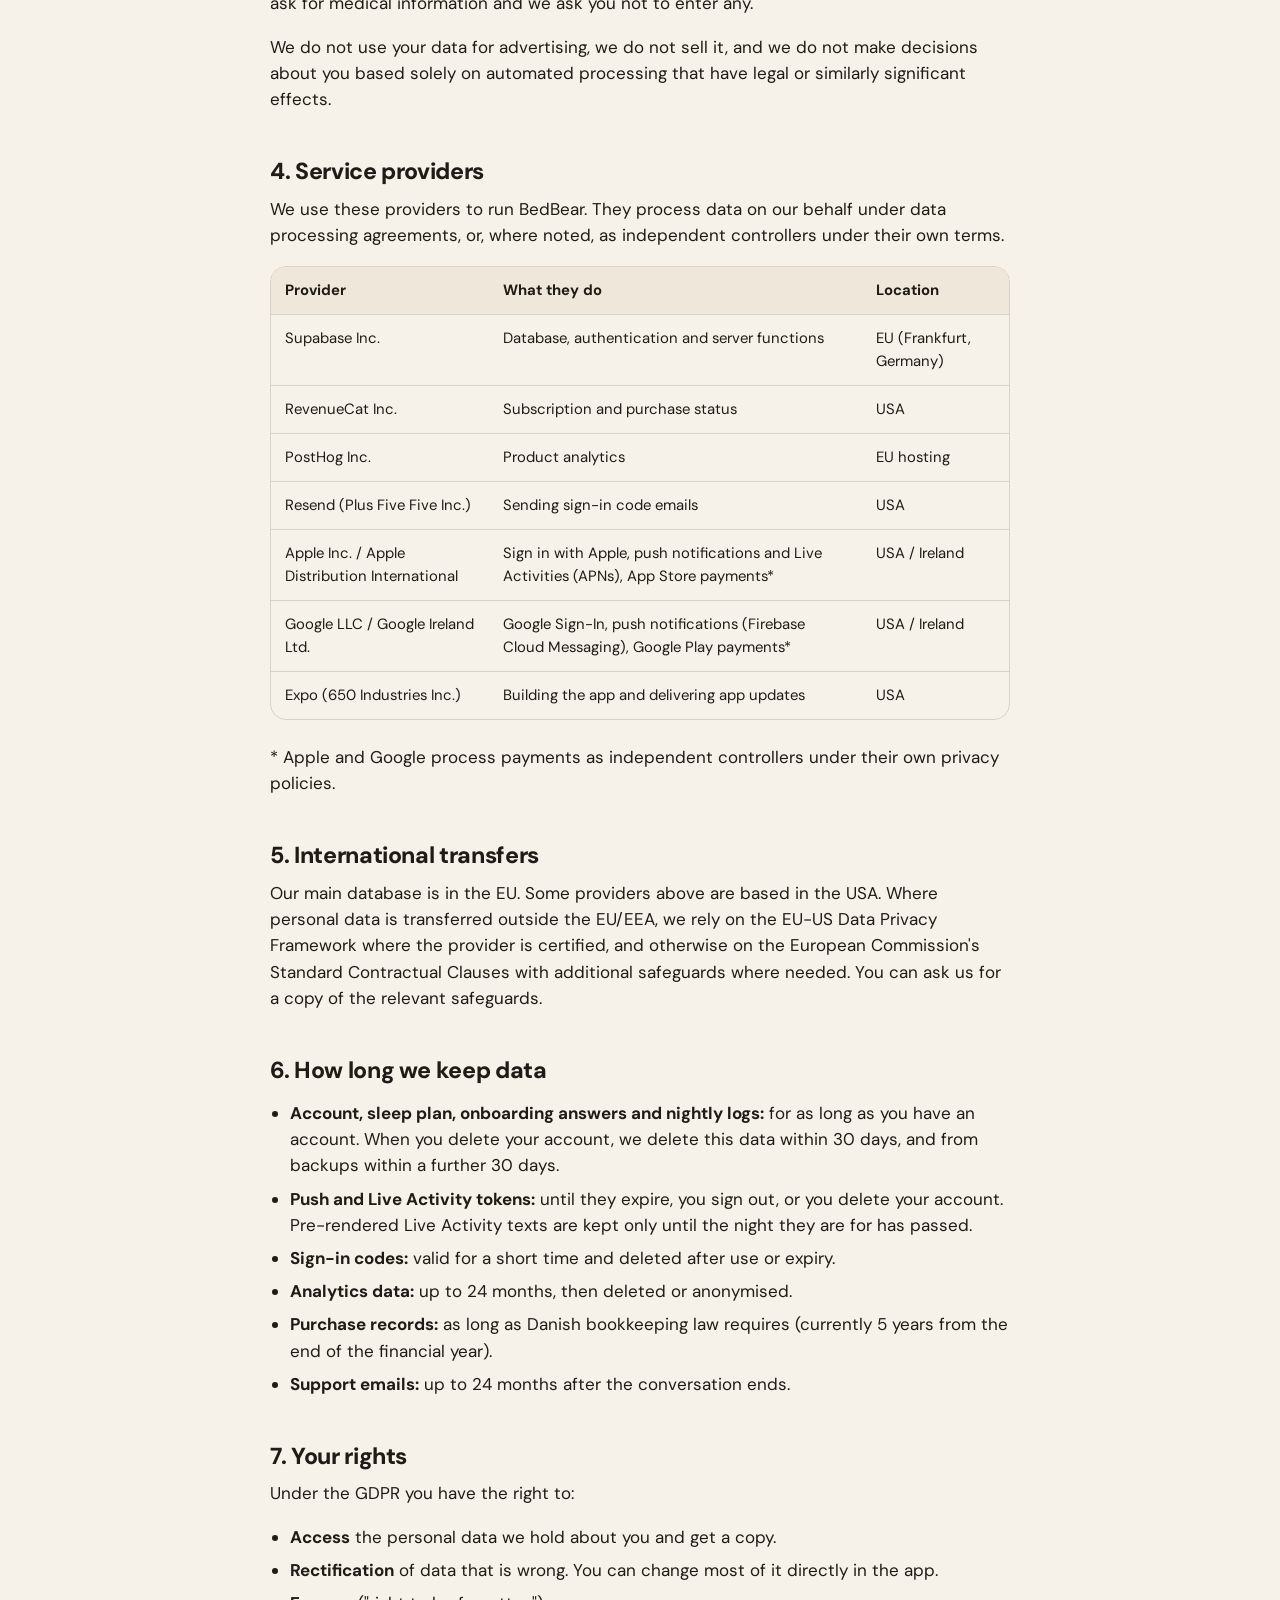
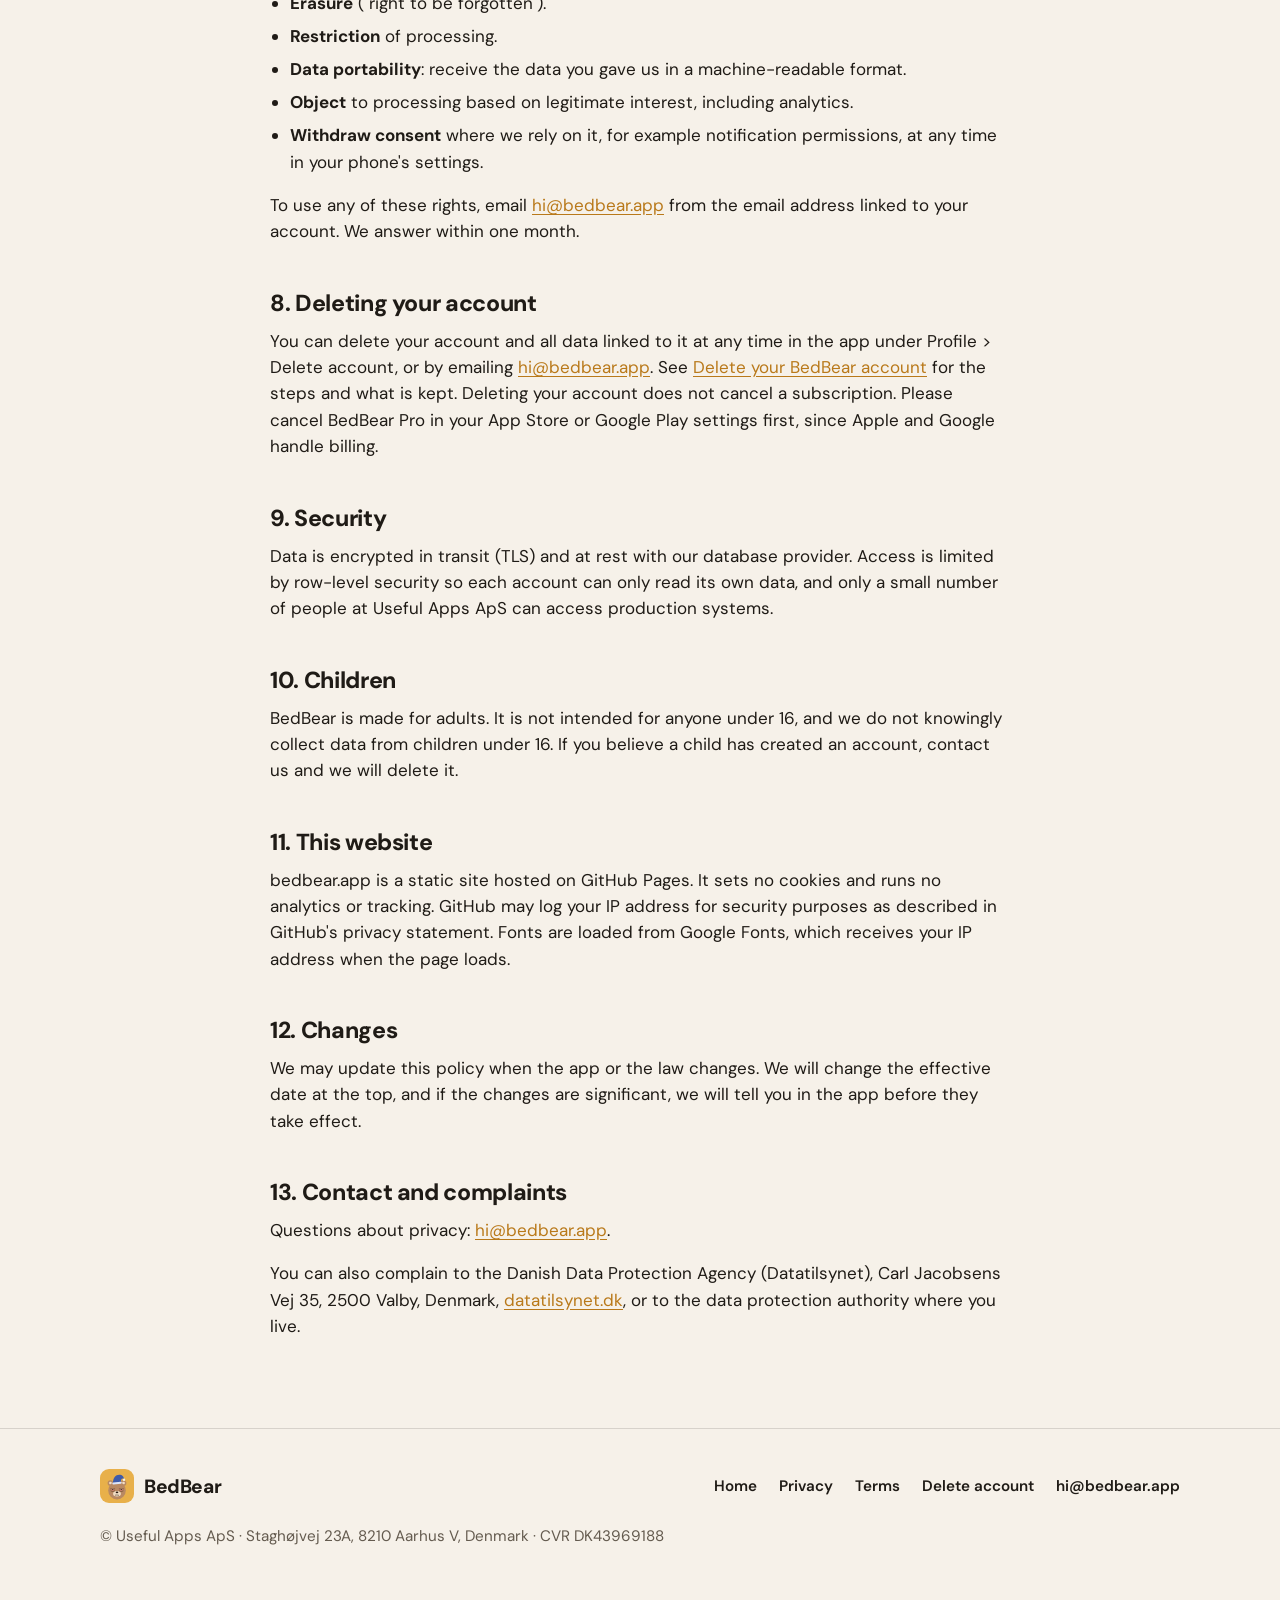
<file: privacy.html>
<!doctype html>
<html lang="en">
<head>
<meta charset="utf-8">
<meta name="viewport" content="width=device-width, initial-scale=1">
<title>Privacy Policy | BedBear</title>
<meta name="description" content="How BedBear (Useful Apps ApS) collects, uses and protects your personal data, and your rights under the GDPR.">
<link rel="canonical" href="https://bedbear.app/privacy.html">
<meta name="color-scheme" content="light dark">
<meta name="theme-color" content="#F6F1E9" media="(prefers-color-scheme: light)">
<meta name="theme-color" content="#171513" media="(prefers-color-scheme: dark)">
<link rel="icon" href="/favicon.svg" type="image/svg+xml">
<link rel="icon" href="/favicon-32.png" sizes="32x32" type="image/png">
<link rel="apple-touch-icon" href="/apple-touch-icon.png">
<meta property="og:type" content="website">
<meta property="og:title" content="BedBear Privacy Policy">
<meta property="og:url" content="https://bedbear.app/privacy.html">
<meta property="og:image" content="https://bedbear.app/og-image.png">
<link rel="preconnect" href="https://fonts.googleapis.com">
<link rel="preconnect" href="https://fonts.gstatic.com" crossorigin>
<link href="https://fonts.googleapis.com/css2?family=DM+Sans:opsz,wght@9..40,400;9..40,500;9..40,600;9..40,700;9..40,800&display=swap" rel="stylesheet">
<link rel="stylesheet" href="/assets/site.css">
</head>
<body>
<a class="skip" href="#main">Skip to content</a>
<header class="site-header">
  <div class="wrap">
    <a class="brand" href="/" aria-label="BedBear home"><img src="/assets/img/app-icon.svg" alt="" width="34" height="34">BedBear</a>
    <nav class="nav" aria-label="Main">
      <a class="nav-link" href="/terms.html">Terms</a>
      <a class="btn btn-sm nav-cta" href="/">Back to BedBear</a>
    </nav>
  </div>
</header>

<main id="main" class="legal">
  <div class="wrap">
    <h1>Privacy Policy</h1>
    <p class="meta">Effective date: 11 November 2026</p>
    <p>This policy explains how Useful Apps ApS handles personal data when you use the BedBear app (listed in the stores as "Go To Bed: BedBear") and this website. We collect only what we need to run the app, and we never sell your data.</p>

    <nav class="toc" aria-label="Contents">
      <strong>Contents</strong>
      <ol>
        <li><a href="#controller">Who we are</a></li>
        <li><a href="#data">Data we process</a></li>
        <li><a href="#purposes">Purposes and legal bases</a></li>
        <li><a href="#processors">Service providers</a></li>
        <li><a href="#transfers">International transfers</a></li>
        <li><a href="#retention">How long we keep data</a></li>
        <li><a href="#rights">Your rights</a></li>
        <li><a href="#deletion">Deleting your account</a></li>
        <li><a href="#security">Security</a></li>
        <li><a href="#children">Children</a></li>
        <li><a href="#website">This website</a></li>
        <li><a href="#changes">Changes</a></li>
        <li><a href="#contact">Contact and complaints</a></li>
      </ol>
    </nav>

    <h2 id="controller">1. Who we are</h2>
    <p>The data controller is:</p>
    <p>Useful Apps ApS<br>Staghøjvej 23A<br>8210 Aarhus V<br>Denmark<br>CVR: DK43969188<br>Email: <a href="mailto:hi@bedbear.app">hi@bedbear.app</a></p>

    <h2 id="data">2. Data we process</h2>
    <h3>Account data</h3>
    <ul>
      <li><strong>Email address</strong>, if you sign in with a 6-digit code sent by email.</li>
      <li><strong>Sign in with Apple</strong> (iOS): a unique user identifier from Apple and the email address Apple shares with us. If you choose "Hide My Email", we receive an Apple relay address instead of your real one.</li>
      <li><strong>Google Sign-In</strong> (Android): a unique user identifier from Google and your email address.</li>
    </ul>
    <h3>Onboarding answers and sleep plan</h3>
    <ul>
      <li>Your answers in onboarding, such as what keeps you up at night, your current habits and your personal reason for going to bed earlier, and the bedtime profile we derive from them.</li>
      <li>Your sleep plan: wake time for each weekday, sleep need, wind down steps and your timezone.</li>
      <li>Your settings, such as theme, language and reminder preferences.</li>
    </ul>
    <h3>Nightly logs</h3>
    <ul>
      <li>When you tell the app you're going to bed, completed or snoozed wind down steps, late nights and, if you answer it, what you did instead the night before. We use these to show your streak and your progress.</li>
    </ul>
    <p>BedBear does not use sensors to measure your sleep, does not read Apple Health or Google Health Connect, and does not collect your precise location.</p>
    <h3>Notifications and Live Activity</h3>
    <ul>
      <li>Push notification tokens (Apple Push Notification service and Firebase Cloud Messaging) and Live Activity push tokens for your device.</li>
      <li>Pre-rendered Live Activity texts (for example "Step 2 of 3 · Phone on charger" and the time of your bedtime) that our server prepares in your language and sends to your lock screen at the right moment.</li>
    </ul>
    <h3>Purchase status</h3>
    <ul>
      <li>Whether you have BedBear Pro, which plan, trial status, renewal and expiry dates, and an anonymous purchase identifier. Payments are handled by Apple or Google. We never receive your card details.</li>
    </ul>
    <h3>Product analytics</h3>
    <ul>
      <li>Usage events (for example which onboarding step you reached, which screens you open, whether you started a trial), device type, operating system, app version, language and an approximate country derived from your IP address. We use this to understand what works and to improve the app.</li>
      <li>Crash and error reports: when the app crashes or hits an error, a report with the error message, stack trace, app version, device type and operating system, linked to your account ID, so we can find and fix the problem.</li>
    </ul>
    <h3>Support</h3>
    <ul>
      <li>If you email us, we process your email address and the content of your message.</li>
    </ul>

    <h2 id="purposes">3. Purposes and legal bases</h2>
    <div class="table-wrap">
      <table>
        <thead><tr><th>Purpose</th><th>Data</th><th>Legal basis (GDPR)</th></tr></thead>
        <tbody>
          <tr><td>Creating your account and signing you in</td><td>Account data</td><td>Contract, Art. 6(1)(b)</td></tr>
          <tr><td>Calculating your bedtime, running your wind down, streaks and progress</td><td>Onboarding answers, sleep plan, nightly logs</td><td>Contract, Art. 6(1)(b)</td></tr>
          <tr><td>Bedtime reminders, streak reminders and the Live Activity / ongoing notification</td><td>Push and Live Activity tokens, pre-rendered texts, sleep plan</td><td>Contract, Art. 6(1)(b), and your device permission, which you can withdraw in your phone's settings at any time</td></tr>
          <tr><td>Providing BedBear Pro and restoring purchases</td><td>Purchase status</td><td>Contract, Art. 6(1)(b)</td></tr>
          <tr><td>Product analytics, crash reporting and improving the app, including testing different versions of screens</td><td>Analytics data and crash reports</td><td>Legitimate interest, Art. 6(1)(f): understanding how the app is used so we can make it better. You can object at any time (see section 7)</td></tr>
          <tr><td>Answering support requests</td><td>Email and message</td><td>Legitimate interest, Art. 6(1)(f), or contract</td></tr>
          <tr><td>Bookkeeping and legal obligations</td><td>Purchase records</td><td>Legal obligation, Art. 6(1)(c)</td></tr>
          <tr><td>Security and preventing abuse</td><td>Account data, technical logs</td><td>Legitimate interest, Art. 6(1)(f)</td></tr>
        </tbody>
      </table>
    </div>
    <p>Your answers about your evening habits are about your routines, not your health. We do not ask for medical information and we ask you not to enter any.</p>
    <p>We do not use your data for advertising, we do not sell it, and we do not make decisions about you based solely on automated processing that have legal or similarly significant effects.</p>

    <h2 id="processors">4. Service providers</h2>
    <p>We use these providers to run BedBear. They process data on our behalf under data processing agreements, or, where noted, as independent controllers under their own terms.</p>
    <div class="table-wrap">
      <table>
        <thead><tr><th>Provider</th><th>What they do</th><th>Location</th></tr></thead>
        <tbody>
          <tr><td>Supabase Inc.</td><td>Database, authentication and server functions</td><td>EU (Frankfurt, Germany)</td></tr>
          <tr><td>RevenueCat Inc.</td><td>Subscription and purchase status</td><td>USA</td></tr>
          <tr><td>PostHog Inc.</td><td>Product analytics</td><td>EU hosting</td></tr>
          <tr><td>Resend (Plus Five Five Inc.)</td><td>Sending sign-in code emails</td><td>USA</td></tr>
          <tr><td>Apple Inc. / Apple Distribution International</td><td>Sign in with Apple, push notifications and Live Activities (APNs), App Store payments*</td><td>USA / Ireland</td></tr>
          <tr><td>Google LLC / Google Ireland Ltd.</td><td>Google Sign-In, push notifications (Firebase Cloud Messaging), Google Play payments*</td><td>USA / Ireland</td></tr>
          <tr><td>Expo (650 Industries Inc.)</td><td>Building the app and delivering app updates</td><td>USA</td></tr>
        </tbody>
      </table>
    </div>
    <p>* Apple and Google process payments as independent controllers under their own privacy policies.</p>

    <h2 id="transfers">5. International transfers</h2>
    <p>Our main database is in the EU. Some providers above are based in the USA. Where personal data is transferred outside the EU/EEA, we rely on the EU-US Data Privacy Framework where the provider is certified, and otherwise on the European Commission's Standard Contractual Clauses with additional safeguards where needed. You can ask us for a copy of the relevant safeguards.</p>

    <h2 id="retention">6. How long we keep data</h2>
    <ul>
      <li><strong>Account, sleep plan, onboarding answers and nightly logs:</strong> for as long as you have an account. When you delete your account, we delete this data within 30 days, and from backups within a further 30 days.</li>
      <li><strong>Push and Live Activity tokens:</strong> until they expire, you sign out, or you delete your account. Pre-rendered Live Activity texts are kept only until the night they are for has passed.</li>
      <li><strong>Sign-in codes:</strong> valid for a short time and deleted after use or expiry.</li>
      <li><strong>Analytics data:</strong> up to 24 months, then deleted or anonymised.</li>
      <li><strong>Purchase records:</strong> as long as Danish bookkeeping law requires (currently 5 years from the end of the financial year).</li>
      <li><strong>Support emails:</strong> up to 24 months after the conversation ends.</li>
    </ul>

    <h2 id="rights">7. Your rights</h2>
    <p>Under the GDPR you have the right to:</p>
    <ul>
      <li><strong>Access</strong> the personal data we hold about you and get a copy.</li>
      <li><strong>Rectification</strong> of data that is wrong. You can change most of it directly in the app.</li>
      <li><strong>Erasure</strong> ("right to be forgotten").</li>
      <li><strong>Restriction</strong> of processing.</li>
      <li><strong>Data portability</strong>: receive the data you gave us in a machine-readable format.</li>
      <li><strong>Object</strong> to processing based on legitimate interest, including analytics.</li>
      <li><strong>Withdraw consent</strong> where we rely on it, for example notification permissions, at any time in your phone's settings.</li>
    </ul>
    <p>To use any of these rights, email <a href="mailto:hi@bedbear.app">hi@bedbear.app</a> from the email address linked to your account. We answer within one month.</p>

    <h2 id="deletion">8. Deleting your account</h2>
    <p>You can delete your account and all data linked to it at any time in the app under Profile &gt; Delete account, or by emailing <a href="mailto:hi@bedbear.app?subject=Delete%20my%20account">hi@bedbear.app</a>. See <a href="/delete-account.html">Delete your BedBear account</a> for the steps and what is kept. Deleting your account does not cancel a subscription. Please cancel BedBear Pro in your App Store or Google Play settings first, since Apple and Google handle billing.</p>

    <h2 id="security">9. Security</h2>
    <p>Data is encrypted in transit (TLS) and at rest with our database provider. Access is limited by row-level security so each account can only read its own data, and only a small number of people at Useful Apps ApS can access production systems.</p>

    <h2 id="children">10. Children</h2>
    <p>BedBear is made for adults. It is not intended for anyone under 16, and we do not knowingly collect data from children under 16. If you believe a child has created an account, contact us and we will delete it.</p>

    <h2 id="website">11. This website</h2>
    <p>bedbear.app is a static site hosted on GitHub Pages. It sets no cookies and runs no analytics or tracking. GitHub may log your IP address for security purposes as described in GitHub's privacy statement. Fonts are loaded from Google Fonts, which receives your IP address when the page loads.</p>

    <h2 id="changes">12. Changes</h2>
    <p>We may update this policy when the app or the law changes. We will change the effective date at the top, and if the changes are significant, we will tell you in the app before they take effect.</p>

    <h2 id="contact">13. Contact and complaints</h2>
    <p>Questions about privacy: <a href="mailto:hi@bedbear.app">hi@bedbear.app</a>.</p>
    <p>You can also complain to the Danish Data Protection Agency (Datatilsynet), Carl Jacobsens Vej 35, 2500 Valby, Denmark, <a href="https://www.datatilsynet.dk" rel="noopener">datatilsynet.dk</a>, or to the data protection authority where you live.</p>
  </div>
</main>

<footer class="site-footer">
  <div class="wrap">
    <a class="brand" href="/"><img src="/assets/img/app-icon.svg" alt="" width="34" height="34">BedBear</a>
    <nav aria-label="Footer">
      <a href="/">Home</a>
      <a href="/privacy.html" aria-current="page">Privacy</a>
      <a href="/terms.html">Terms</a>
      <a href="/delete-account.html">Delete account</a>
      <a href="mailto:hi@bedbear.app">hi@bedbear.app</a>
    </nav>
    <p class="copy">© Useful Apps ApS · Staghøjvej 23A, 8210 Aarhus V, Denmark · CVR DK43969188</p>
  </div>
</footer>
</body>
</html>
</file>
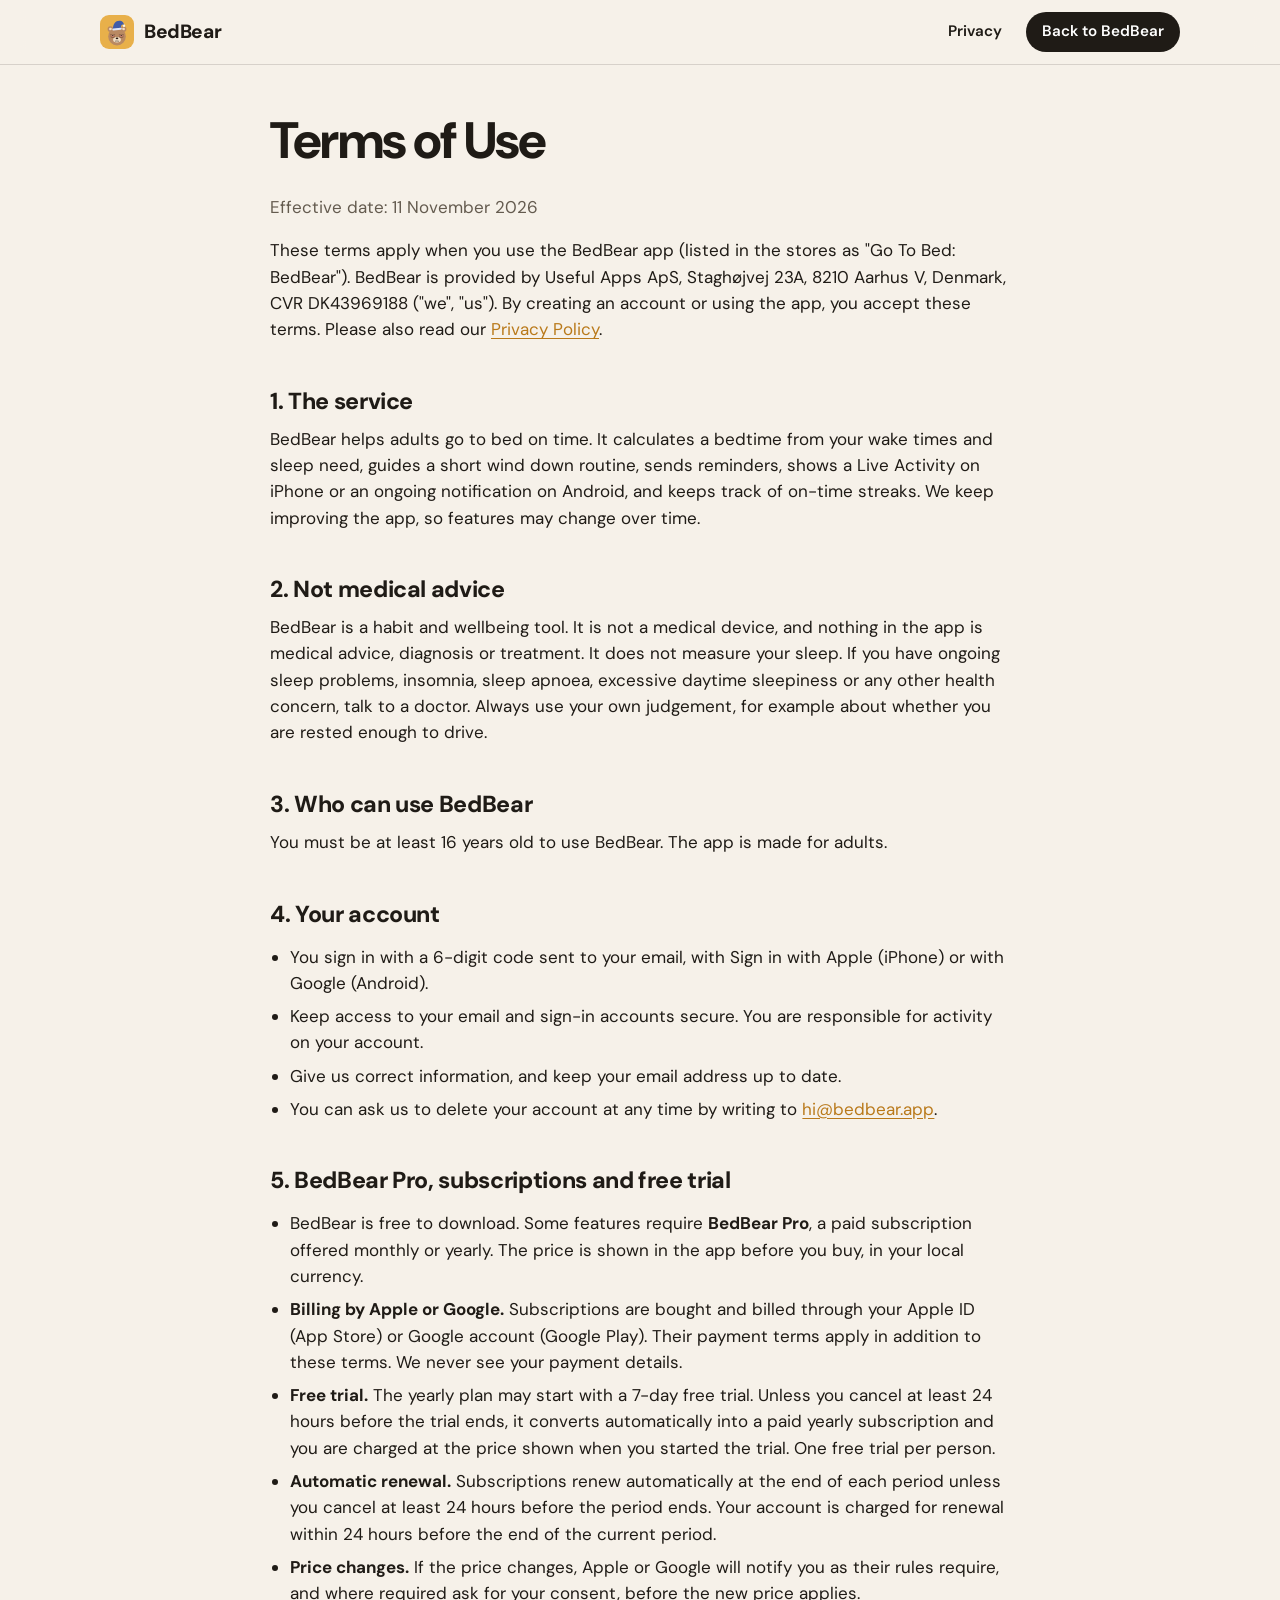
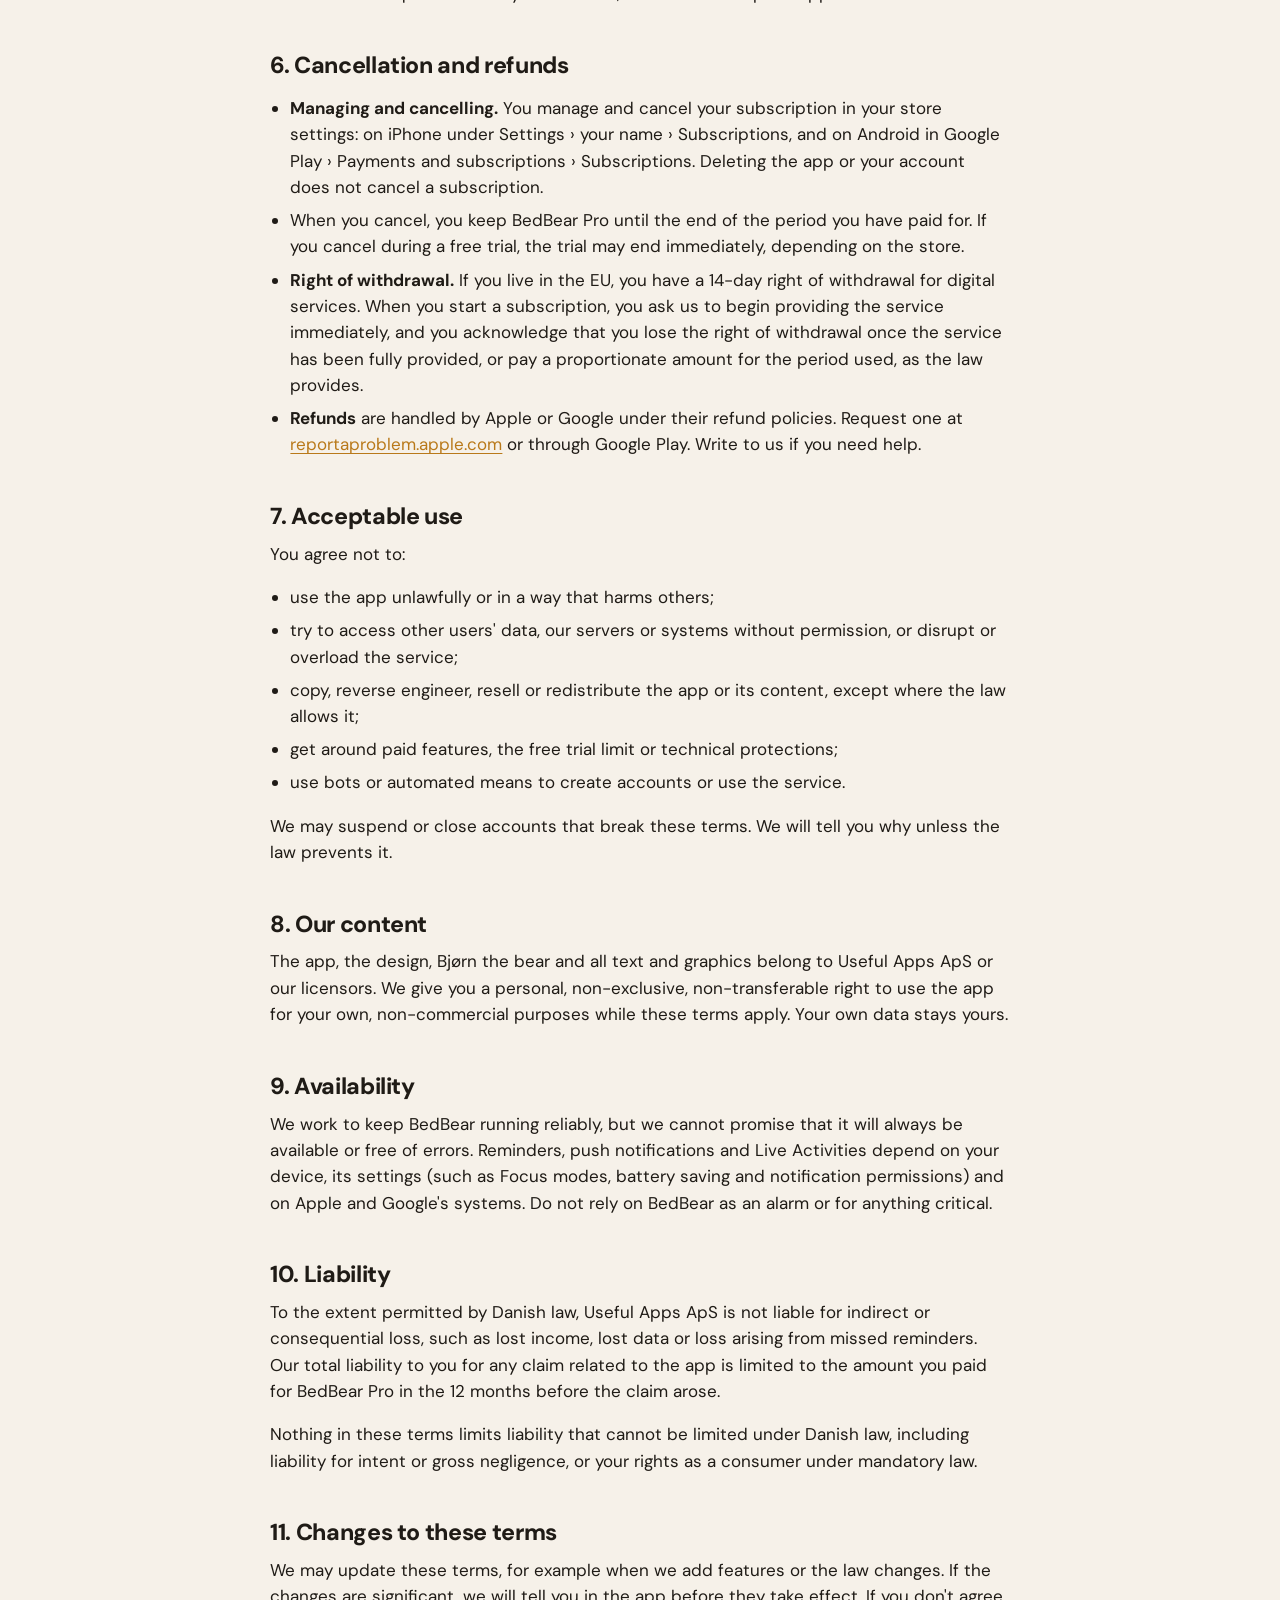
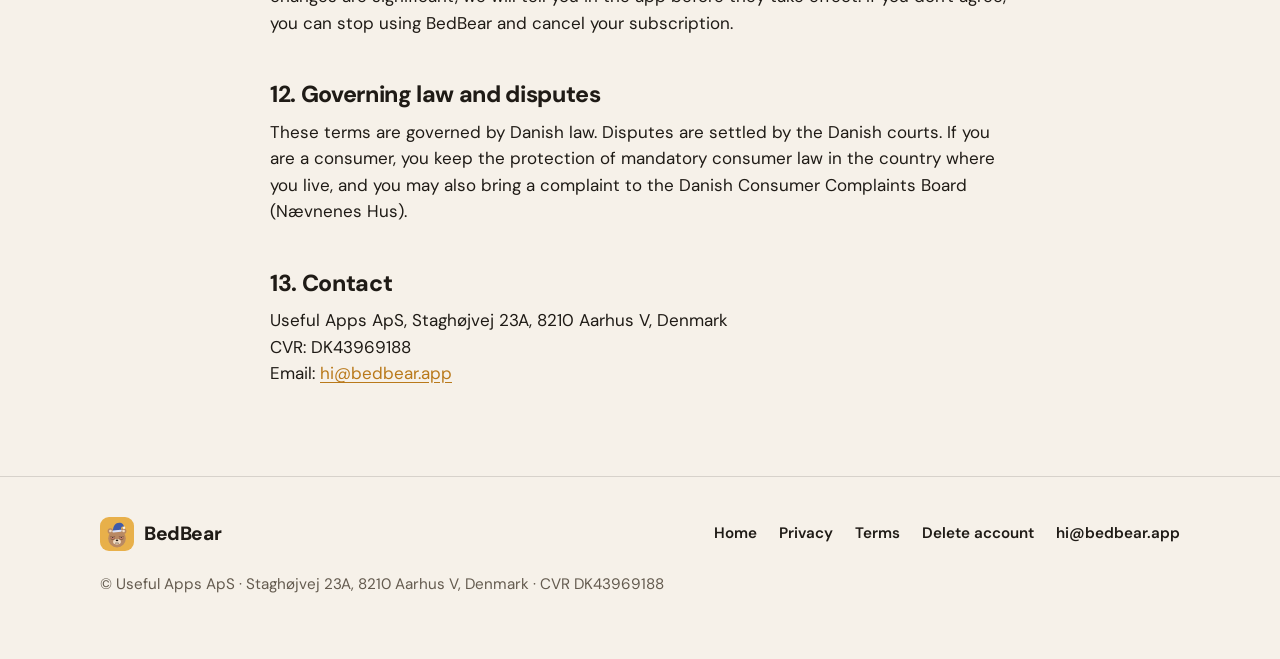
<file: terms.html>
<!doctype html>
<html lang="en">
<head>
<meta charset="utf-8">
<meta name="viewport" content="width=device-width, initial-scale=1">
<title>Terms of Use | BedBear</title>
<meta name="description" content="The terms for using BedBear, including accounts, BedBear Pro subscriptions, free trials, cancellation and liability.">
<link rel="canonical" href="https://bedbear.app/terms.html">
<meta name="color-scheme" content="light dark">
<meta name="theme-color" content="#F6F1E9" media="(prefers-color-scheme: light)">
<meta name="theme-color" content="#171513" media="(prefers-color-scheme: dark)">
<link rel="icon" href="/favicon.svg" type="image/svg+xml">
<link rel="icon" href="/favicon-32.png" sizes="32x32" type="image/png">
<link rel="apple-touch-icon" href="/apple-touch-icon.png">
<meta property="og:type" content="website">
<meta property="og:title" content="BedBear Terms of Use">
<meta property="og:url" content="https://bedbear.app/terms.html">
<meta property="og:image" content="https://bedbear.app/og-image.png">
<link rel="preconnect" href="https://fonts.googleapis.com">
<link rel="preconnect" href="https://fonts.gstatic.com" crossorigin>
<link href="https://fonts.googleapis.com/css2?family=DM+Sans:opsz,wght@9..40,400;9..40,500;9..40,600;9..40,700;9..40,800&display=swap" rel="stylesheet">
<link rel="stylesheet" href="/assets/site.css">
</head>
<body>
<a class="skip" href="#main">Skip to content</a>
<header class="site-header">
  <div class="wrap">
    <a class="brand" href="/" aria-label="BedBear home"><img src="/assets/img/app-icon.svg" alt="" width="34" height="34">BedBear</a>
    <nav class="nav" aria-label="Main">
      <a class="nav-link" href="/privacy.html">Privacy</a>
      <a class="btn btn-sm nav-cta" href="/">Back to BedBear</a>
    </nav>
  </div>
</header>

<main id="main" class="legal">
  <div class="wrap">
    <h1>Terms of Use</h1>
    <p class="meta">Effective date: 11 November 2026</p>
    <p>These terms apply when you use the BedBear app (listed in the stores as "Go To Bed: BedBear"). BedBear is provided by Useful Apps ApS, Staghøjvej 23A, 8210 Aarhus V, Denmark, CVR DK43969188 ("we", "us"). By creating an account or using the app, you accept these terms. Please also read our <a href="/privacy.html">Privacy Policy</a>.</p>

    <h2>1. The service</h2>
    <p>BedBear helps adults go to bed on time. It calculates a bedtime from your wake times and sleep need, guides a short wind down routine, sends reminders, shows a Live Activity on iPhone or an ongoing notification on Android, and keeps track of on-time streaks. We keep improving the app, so features may change over time.</p>

    <h2>2. Not medical advice</h2>
    <p>BedBear is a habit and wellbeing tool. It is not a medical device, and nothing in the app is medical advice, diagnosis or treatment. It does not measure your sleep. If you have ongoing sleep problems, insomnia, sleep apnoea, excessive daytime sleepiness or any other health concern, talk to a doctor. Always use your own judgement, for example about whether you are rested enough to drive.</p>

    <h2>3. Who can use BedBear</h2>
    <p>You must be at least 16 years old to use BedBear. The app is made for adults.</p>

    <h2>4. Your account</h2>
    <ul>
      <li>You sign in with a 6-digit code sent to your email, with Sign in with Apple (iPhone) or with Google (Android).</li>
      <li>Keep access to your email and sign-in accounts secure. You are responsible for activity on your account.</li>
      <li>Give us correct information, and keep your email address up to date.</li>
      <li>You can ask us to delete your account at any time by writing to <a href="mailto:hi@bedbear.app">hi@bedbear.app</a>.</li>
    </ul>

    <h2>5. BedBear Pro, subscriptions and free trial</h2>
    <ul>
      <li>BedBear is free to download. Some features require <strong>BedBear Pro</strong>, a paid subscription offered monthly or yearly. The price is shown in the app before you buy, in your local currency.</li>
      <li><strong>Billing by Apple or Google.</strong> Subscriptions are bought and billed through your Apple ID (App Store) or Google account (Google Play). Their payment terms apply in addition to these terms. We never see your payment details.</li>
      <li><strong>Free trial.</strong> The yearly plan may start with a 7-day free trial. Unless you cancel at least 24 hours before the trial ends, it converts automatically into a paid yearly subscription and you are charged at the price shown when you started the trial. One free trial per person.</li>
      <li><strong>Automatic renewal.</strong> Subscriptions renew automatically at the end of each period unless you cancel at least 24 hours before the period ends. Your account is charged for renewal within 24 hours before the end of the current period.</li>
      <li><strong>Price changes.</strong> If the price changes, Apple or Google will notify you as their rules require, and where required ask for your consent, before the new price applies.</li>
    </ul>

    <h2>6. Cancellation and refunds</h2>
    <ul>
      <li><strong>Managing and cancelling.</strong> You manage and cancel your subscription in your store settings: on iPhone under Settings › your name › Subscriptions, and on Android in Google Play › Payments and subscriptions › Subscriptions. Deleting the app or your account does not cancel a subscription.</li>
      <li>When you cancel, you keep BedBear Pro until the end of the period you have paid for. If you cancel during a free trial, the trial may end immediately, depending on the store.</li>
      <li><strong>Right of withdrawal.</strong> If you live in the EU, you have a 14-day right of withdrawal for digital services. When you start a subscription, you ask us to begin providing the service immediately, and you acknowledge that you lose the right of withdrawal once the service has been fully provided, or pay a proportionate amount for the period used, as the law provides.</li>
      <li><strong>Refunds</strong> are handled by Apple or Google under their refund policies. Request one at <a href="https://reportaproblem.apple.com" rel="noopener">reportaproblem.apple.com</a> or through Google Play. Write to us if you need help.</li>
    </ul>

    <h2>7. Acceptable use</h2>
    <p>You agree not to:</p>
    <ul>
      <li>use the app unlawfully or in a way that harms others;</li>
      <li>try to access other users' data, our servers or systems without permission, or disrupt or overload the service;</li>
      <li>copy, reverse engineer, resell or redistribute the app or its content, except where the law allows it;</li>
      <li>get around paid features, the free trial limit or technical protections;</li>
      <li>use bots or automated means to create accounts or use the service.</li>
    </ul>
    <p>We may suspend or close accounts that break these terms. We will tell you why unless the law prevents it.</p>

    <h2>8. Our content</h2>
    <p>The app, the design, Bjørn the bear and all text and graphics belong to Useful Apps ApS or our licensors. We give you a personal, non-exclusive, non-transferable right to use the app for your own, non-commercial purposes while these terms apply. Your own data stays yours.</p>

    <h2>9. Availability</h2>
    <p>We work to keep BedBear running reliably, but we cannot promise that it will always be available or free of errors. Reminders, push notifications and Live Activities depend on your device, its settings (such as Focus modes, battery saving and notification permissions) and on Apple and Google's systems. Do not rely on BedBear as an alarm or for anything critical.</p>

    <h2>10. Liability</h2>
    <p>To the extent permitted by Danish law, Useful Apps ApS is not liable for indirect or consequential loss, such as lost income, lost data or loss arising from missed reminders. Our total liability to you for any claim related to the app is limited to the amount you paid for BedBear Pro in the 12 months before the claim arose.</p>
    <p>Nothing in these terms limits liability that cannot be limited under Danish law, including liability for intent or gross negligence, or your rights as a consumer under mandatory law.</p>

    <h2>11. Changes to these terms</h2>
    <p>We may update these terms, for example when we add features or the law changes. If the changes are significant, we will tell you in the app before they take effect. If you don't agree, you can stop using BedBear and cancel your subscription.</p>

    <h2>12. Governing law and disputes</h2>
    <p>These terms are governed by Danish law. Disputes are settled by the Danish courts. If you are a consumer, you keep the protection of mandatory consumer law in the country where you live, and you may also bring a complaint to the Danish Consumer Complaints Board (Nævnenes Hus).</p>

    <h2>13. Contact</h2>
    <p>Useful Apps ApS, Staghøjvej 23A, 8210 Aarhus V, Denmark<br>CVR: DK43969188<br>Email: <a href="mailto:hi@bedbear.app">hi@bedbear.app</a></p>
  </div>
</main>

<footer class="site-footer">
  <div class="wrap">
    <a class="brand" href="/"><img src="/assets/img/app-icon.svg" alt="" width="34" height="34">BedBear</a>
    <nav aria-label="Footer">
      <a href="/">Home</a>
      <a href="/privacy.html">Privacy</a>
      <a href="/terms.html" aria-current="page">Terms</a>
      <a href="/delete-account.html">Delete account</a>
      <a href="mailto:hi@bedbear.app">hi@bedbear.app</a>
    </nav>
    <p class="copy">© Useful Apps ApS · Staghøjvej 23A, 8210 Aarhus V, Denmark · CVR DK43969188</p>
  </div>
</footer>
</body>
</html>
</file>
<file: assets/site.css>
/* BedBear site styles. Tokens from the app (handoff/tokens/tokens.json). */
:root {
  --bg: #F6F1E9;
  --bg-2: #EFE7DA;
  --card: #FFFFFF;
  --ink: #1F1B16;
  --muted: #645B4F;
  --accent: #B9791A;
  --amber: #E8B04A;
  --amber-ink: #1F1B16;
  --cta: #1F1B16;
  --cta-ink: #FFFFFF;
  --line: rgba(31, 27, 22, .14);
  --soft: #F3E3C0;
  --night: #1B1240;
  --night-2: #0B0A14;
  --shadow: 0 18px 50px rgba(31, 27, 22, .14);
  --radius-card: 24px;
  --radius-btn: 30px;
  --maxw: 1120px;
  color-scheme: light;
}
@media (prefers-color-scheme: dark) {
  :root {
    --bg: #171513;
    --bg-2: #1D1A18;
    --card: #242120;
    --ink: #F6F1E9;
    --muted: #B8AFA1;
    --accent: #E8B04A;
    --amber-ink: #171513;
    --cta: #F6F1E9;
    --cta-ink: #171513;
    --line: rgba(246, 241, 233, .14);
    --soft: #34302B;
    --shadow: 0 18px 50px rgba(0, 0, 0, .45);
    color-scheme: dark;
  }
}

*, *::before, *::after { box-sizing: border-box; }
html { -webkit-text-size-adjust: 100%; scroll-behavior: smooth; }
body {
  margin: 0;
  background: var(--bg);
  color: var(--ink);
  font-family: "DM Sans", system-ui, -apple-system, "Segoe UI", Roboto, sans-serif;
  font-size: 17px;
  line-height: 1.55;
  overflow-x: hidden;
}
img, svg { max-width: 100%; display: block; }
a { color: var(--accent); text-underline-offset: 3px; }
a:hover { text-decoration-thickness: 2px; }
:focus-visible { outline: 3px solid var(--amber); outline-offset: 3px; border-radius: 6px; }
h1, h2, h3 { line-height: 1.08; letter-spacing: -.02em; margin: 0 0 .5em; }
h1 { font-size: clamp(2.4rem, 7vw, 4.4rem); font-weight: 800; letter-spacing: -.035em; }
h2 { font-size: clamp(1.9rem, 4.6vw, 3rem); font-weight: 800; letter-spacing: -.03em; }
h3 { font-size: 1.25rem; font-weight: 700; }
p { margin: 0 0 1em; }
.wrap { width: 100%; max-width: var(--maxw); margin: 0 auto; padding: 0 20px; }
.muted { color: var(--muted); }
.eyebrow { font-size: .8rem; font-weight: 700; letter-spacing: .12em; text-transform: uppercase; color: var(--accent); margin-bottom: 12px; display: block; }
.skip { position: absolute; left: -9999px; }
.skip:focus { left: 16px; top: 16px; z-index: 50; background: var(--card); padding: 8px 14px; }

/* Header */
.site-header { position: sticky; top: 0; z-index: 20; background: color-mix(in srgb, var(--bg) 88%, transparent); backdrop-filter: blur(12px); -webkit-backdrop-filter: blur(12px); border-bottom: 1px solid var(--line); }
.site-header .wrap { display: flex; align-items: center; justify-content: space-between; height: 64px; gap: 16px; }
.brand { display: flex; align-items: center; gap: 10px; font-weight: 800; font-size: 1.2rem; color: var(--ink); text-decoration: none; letter-spacing: -.02em; }
.brand img { width: 34px; height: 34px; border-radius: 9px; }
.nav { display: flex; align-items: center; gap: 24px; }
.nav a { color: var(--ink); text-decoration: none; font-weight: 600; font-size: .95rem; }
.nav a:hover { color: var(--accent); }
.nav .nav-link { display: none; }
@media (min-width: 820px) { .nav .nav-link { display: inline; } }

/* Buttons */
.btn { display: inline-flex; align-items: center; gap: 10px; justify-content: center; min-height: 48px; padding: 0 22px; border-radius: var(--radius-btn); background: var(--cta); color: var(--cta-ink); font-weight: 700; text-decoration: none; font-size: 1rem; border: 0; transition: transform .2s ease; }
.btn:hover { transform: translateY(-1px); }
.btn svg { width: 18px; height: 18px; }
.btn-sm { min-height: 40px; padding: 0 16px; font-size: .9rem; }

/* Store badges */
.badges { display: flex; flex-wrap: wrap; gap: 12px; margin: 28px 0 14px; }
.badge { position: relative; display: inline-flex; align-items: center; gap: 12px; min-width: 186px; height: 58px; padding: 0 18px 0 14px; border-radius: 14px; background: #000; color: #fff; text-decoration: none; border: 1px solid rgba(255,255,255,.18); }
.badge svg { width: 26px; height: 26px; flex: none; }
.badge small { display: block; font-size: .68rem; line-height: 1.1; opacity: .85; }
.badge strong { display: block; font-size: 1.15rem; line-height: 1.15; font-weight: 700; letter-spacing: -.01em; }
.badge .soon { position: absolute; top: -9px; right: -6px; background: var(--amber); color: #171513; font-size: .66rem; font-weight: 800; letter-spacing: .04em; text-transform: uppercase; padding: 3px 8px; border-radius: 999px; }
.badge[aria-disabled="true"] { cursor: default; }
.fineprint { font-size: .9rem; color: var(--muted); }

/* Hero */
.hero { padding: 40px 0 56px; }
.hero .wrap { display: grid; gap: 40px; align-items: center; }
.hero h1 .hl { color: var(--accent); }
.hero .lede { font-size: clamp(1.08rem, 2.4vw, 1.3rem); color: var(--muted); max-width: 36ch; }
.hero-visual { position: relative; display: flex; justify-content: center; padding-top: 8px; }
.bedtime-card { position: relative; width: 100%; max-width: 440px; background: var(--amber); color: #171513; border-radius: 32px; padding: 26px 26px 24px; box-shadow: var(--shadow); overflow: visible; }
.bedtime-card .label { font-size: .85rem; font-weight: 700; letter-spacing: .1em; text-transform: uppercase; }
.bedtime-card .time { font-size: clamp(3.6rem, 15vw, 5.6rem); font-weight: 800; letter-spacing: -.05em; line-height: .95; margin: 6px 0 14px; }
.bedtime-card .time span { font-size: .38em; letter-spacing: 0; margin-left: 6px; }
.bedtime-card .pill { display: inline-block; background: #171513; color: var(--amber); font-weight: 700; font-size: .95rem; padding: 7px 14px; border-radius: 999px; }
.bedtime-card .calc { margin: 18px 0 0; padding-top: 16px; border-top: 1px dashed rgba(23,21,19,.3); font-size: .95rem; font-weight: 600; max-width: 62%; }
.bedtime-card .bear { position: absolute; right: -6px; bottom: -14px; width: 46%; max-width: 210px; }
@media (min-width: 900px) {
  .hero { padding: 72px 0 88px; }
  .hero .wrap { grid-template-columns: 1.1fr .9fr; gap: 56px; }
}

/* Sections */
section { padding: 64px 0; }
@media (min-width: 900px) { section { padding: 96px 0; } }
.section-head { max-width: 680px; margin-bottom: 40px; }
.section-head p { color: var(--muted); font-size: 1.1rem; }
.alt { background: var(--bg-2); }

/* Reasons */
.reasons { display: grid; grid-template-columns: repeat(auto-fit, minmax(200px, 1fr)); gap: 14px; }
.reason { display: flex; align-items: center; gap: 14px; background: var(--card); border: 1px solid var(--line); border-radius: 18px; padding: 16px; font-weight: 600; }
.reason .ico { width: 44px; height: 44px; border-radius: 14px; display: grid; place-items: center; flex: none; color: #171513; }
.reason .ico svg { width: 22px; height: 22px; }

/* Steps */
.steps { display: grid; gap: 22px; }
@media (min-width: 900px) { .steps { grid-template-columns: repeat(3, 1fr); } }
.step { background: var(--card); border: 1px solid var(--line); border-radius: var(--radius-card); padding: 24px 22px 0; display: flex; flex-direction: column; overflow: hidden; }
.step .num { width: 36px; height: 36px; border-radius: 50%; background: var(--amber); color: #171513; font-weight: 800; display: grid; place-items: center; margin-bottom: 14px; }
.step p { color: var(--muted); }
.step .phone { margin: auto auto 0; width: 78%; max-width: 250px; transform: translateY(26px); }

/* Phone frame */
.phone { position: relative; border-radius: 40px; padding: 9px; background: #0E0D0C; box-shadow: var(--shadow); }
.phone img { border-radius: 32px; width: 100%; height: auto; aspect-ratio: 390 / 844; }
.phone::before { content: ""; position: absolute; top: 18px; left: 50%; transform: translateX(-50%); width: 30%; height: 20px; border-radius: 20px; background: #0E0D0C; z-index: 1; }

/* Live Activity */
.la { background: linear-gradient(180deg, var(--night) 0%, var(--night-2) 100%); color: #F3F1FF; }
.la .eyebrow { color: var(--amber); }
.la .section-head p { color: #C9C4E6; }
.la-grid { display: grid; gap: 40px; align-items: center; }
@media (min-width: 900px) { .la-grid { grid-template-columns: .9fr 1.1fr; gap: 64px; } }
.lock { position: relative; margin: 0 auto; width: 100%; max-width: 360px; aspect-ratio: 390 / 760; border-radius: 48px; background: linear-gradient(180deg, #23185A 0%, #0D0A22 100%); border: 8px solid #050409; padding: 18px 12px; display: flex; flex-direction: column; align-items: center; box-shadow: 0 30px 80px rgba(0,0,0,.5); }
.island { display: flex; align-items: center; justify-content: space-between; width: 62%; height: 36px; background: #000; border-radius: 22px; padding: 0 14px 0 8px; }
.island img { width: 26px; height: 26px; }
.island span { color: var(--amber); font-weight: 700; font-size: .9rem; }
.lock .date { margin-top: 26px; font-size: 1rem; opacity: .85; }
.lock .clock { font-size: clamp(4rem, 20vw, 5.4rem); font-weight: 700; letter-spacing: -.04em; line-height: 1; }
.la-card { margin-top: auto; width: 100%; background: rgba(40, 34, 72, .82); border: 1px solid rgba(255,255,255,.12); border-radius: 26px; padding: 14px 14px 14px; text-align: left; }
.la-card .row { display: flex; gap: 10px; align-items: center; }
.la-card .row img { width: 48px; height: 48px; flex: none; }
.la-card .meta { font-size: .72rem; opacity: .7; font-weight: 600; }
.la-card .title { font-weight: 700; font-size: .98rem; line-height: 1.2; }
.la-card .mins { margin-left: auto; color: var(--amber); font-weight: 800; font-size: 1.35rem; white-space: nowrap; }
.la-card .bar { height: 6px; border-radius: 6px; background: rgba(255,255,255,.14); margin: 12px 0; overflow: hidden; }
.la-card .bar i { display: block; height: 100%; width: 64%; background: var(--amber); border-radius: 6px; }
.la-card .btns { display: flex; gap: 8px; }
.la-card .btns span { flex: 1; text-align: center; font-weight: 700; font-size: .85rem; padding: 10px 6px; border-radius: 999px; background: rgba(255,255,255,.14); }
.la-card .btns span:first-child { background: var(--amber); color: #171513; }
.la-list { list-style: none; padding: 0; margin: 24px 0 0; display: grid; gap: 14px; }
.la-list li { display: flex; gap: 14px; align-items: flex-start; background: rgba(255,255,255,.06); border: 1px solid rgba(255,255,255,.1); border-radius: 18px; padding: 14px 16px; }
.la-list .t { color: var(--amber); font-weight: 800; min-width: 64px; }
.la-list strong { display: block; }
.la-list span.d { color: #C9C4E6; font-size: .95rem; }
.la .note { color: #C9C4E6; font-size: .92rem; margin-top: 18px; }

/* Split feature */
.split { display: grid; gap: 40px; align-items: center; }
.split .phone { max-width: 290px; margin: 0 auto; }
@media (min-width: 900px) { .split { grid-template-columns: 1fr 1fr; gap: 72px; } .split.rev > :first-child { order: 2; } }
.checks { list-style: none; padding: 0; margin: 20px 0 0; display: grid; gap: 12px; }
.checks li { display: flex; gap: 12px; align-items: flex-start; }
.checks li::before { content: ""; flex: none; width: 22px; height: 22px; margin-top: 2px; border-radius: 50%; background: var(--amber) url("data:image/svg+xml,%3Csvg xmlns='http://www.w3.org/2000/svg' viewBox='0 0 24 24' fill='none' stroke='%23171513' stroke-width='3' stroke-linecap='round' stroke-linejoin='round'%3E%3Cpath d='M6 12l4 4 8-8'/%3E%3C/svg%3E") center/14px no-repeat; }

/* Proof */
.stats { display: grid; gap: 18px; }
@media (min-width: 820px) { .stats { grid-template-columns: repeat(2, 1fr); } }
.stat { background: var(--card); border: 1px solid var(--line); border-radius: var(--radius-card); padding: 28px 24px; }
.stat .big { font-size: clamp(2.8rem, 9vw, 4rem); font-weight: 800; letter-spacing: -.04em; line-height: 1; color: var(--accent); margin-bottom: 12px; }
.stat p { margin-bottom: 14px; }
.stat cite { font-style: normal; font-size: .88rem; color: var(--muted); display: block; }
.honest { margin-top: 28px; display: flex; gap: 18px; align-items: center; background: var(--soft); border-radius: var(--radius-card); padding: 20px 22px; }
.honest img { width: 72px; height: 72px; flex: none; }
.honest p { margin: 0; }

/* FAQ */
.faq { max-width: 820px; }
.faq details { border-bottom: 1px solid var(--line); }
.faq summary { list-style: none; cursor: pointer; padding: 20px 40px 20px 0; position: relative; font-weight: 700; font-size: 1.1rem; }
.faq summary::-webkit-details-marker { display: none; }
.faq summary::after { content: "+"; position: absolute; right: 4px; top: 50%; transform: translateY(-50%); font-size: 1.6rem; font-weight: 500; color: var(--accent); transition: transform .2s ease; }
.faq details[open] summary::after { transform: translateY(-50%) rotate(45deg); }
.faq .a { padding: 0 0 20px; color: var(--muted); }
.faq .a p:last-child { margin: 0; }

/* Final CTA */
.final { text-align: center; }
.final .bear-lg { width: 180px; margin: 0 auto 12px; }
.final .badges { justify-content: center; }

/* Footer */
.site-footer { border-top: 1px solid var(--line); padding: 40px 0 48px; font-size: .95rem; }
.site-footer .wrap { display: grid; gap: 22px; }
@media (min-width: 820px) { .site-footer .wrap { grid-template-columns: 1fr auto; align-items: center; } }
.site-footer nav { display: flex; flex-wrap: wrap; gap: 10px 22px; }
.site-footer nav a { color: var(--ink); text-decoration: none; font-weight: 600; }
.site-footer nav a:hover { color: var(--accent); }
.site-footer .copy { color: var(--muted); grid-column: 1 / -1; }

/* Legal pages */
.legal { padding: 48px 0 72px; }
.legal .wrap { max-width: 780px; }
.legal h1 { font-size: clamp(2.2rem, 6vw, 3.2rem); }
.legal h2 { font-size: 1.45rem; margin-top: 2em; letter-spacing: -.015em; }
.legal h3 { font-size: 1.1rem; margin-top: 1.4em; }
.legal ul { padding-left: 1.2em; }
.legal li { margin-bottom: .4em; }
.legal .meta { color: var(--muted); }
.table-wrap { overflow-x: auto; margin: 1em 0 1.4em; border: 1px solid var(--line); border-radius: 16px; }
.legal table { border-collapse: collapse; width: 100%; font-size: .93rem; min-width: 560px; }
.legal th, .legal td { text-align: left; vertical-align: top; padding: 12px 14px; border-bottom: 1px solid var(--line); }
.legal th { background: var(--bg-2); font-weight: 700; }
.legal tr:last-child td { border-bottom: 0; }
.toc { background: var(--card); border: 1px solid var(--line); border-radius: 18px; padding: 18px 22px; margin: 24px 0; }
.toc ol { margin: 8px 0 0; padding-left: 1.2em; columns: 2 220px; }

/* Motion: calm, one-time reveals; mascot breathes slowly. */
.reveal { opacity: 0; transform: translateY(14px); transition: opacity .6s ease, transform .6s ease; }
.reveal.in { opacity: 1; transform: none; }
.no-js .reveal { opacity: 1; transform: none; }
@keyframes breathe { 0%, 100% { transform: scale(1); } 50% { transform: scale(1.035); } }
@keyframes blink { 0%, 90%, 100% { transform: scaleY(1); } 94% { transform: scaleY(.12); } }
@keyframes zz { 0% { opacity: 0; transform: translate(0, 6px); } 30% { opacity: 1; } 100% { opacity: 0; transform: translate(8px, -14px); } }
.breathe { transform-origin: 50% 90%; animation: breathe 4.2s ease-in-out infinite; }
.zz { animation: zz 3.2s ease-in-out infinite; }
@media (prefers-reduced-motion: reduce) {
  html { scroll-behavior: auto; }
  .reveal { opacity: 1; transform: none; transition: none; }
  .breathe, .zz { animation: none; }
  .btn:hover { transform: none; }
}

/* Fixes after visual review */
.nav a.nav-cta, .nav a.nav-cta:hover { color: var(--cta-ink); }
.badges .badge { flex: 1 1 160px; max-width: 220px; min-width: 0; }
@media (max-width: 420px) {
  .badge { padding: 0 12px; gap: 10px; height: 56px; }
  .badge strong { font-size: 1.02rem; }
  .badge small { font-size: .64rem; }
}
@media (max-width: 899px) {
  .step .phone { width: 64%; }
  .lock { aspect-ratio: auto; min-height: 520px; }
  .lock .la-card { margin-top: 140px; }
}
@media (max-width: 560px) {
  .honest { flex-direction: column; align-items: flex-start; }
}
@media (max-width: 899px) { .split .phone { max-width: 250px; } }
.legal table { min-width: 0; }
@media (max-width: 560px) { .legal th, .legal td { padding: 10px 9px; font-size: .86rem; hyphens: auto; -webkit-hyphens: auto; } }
</file>
